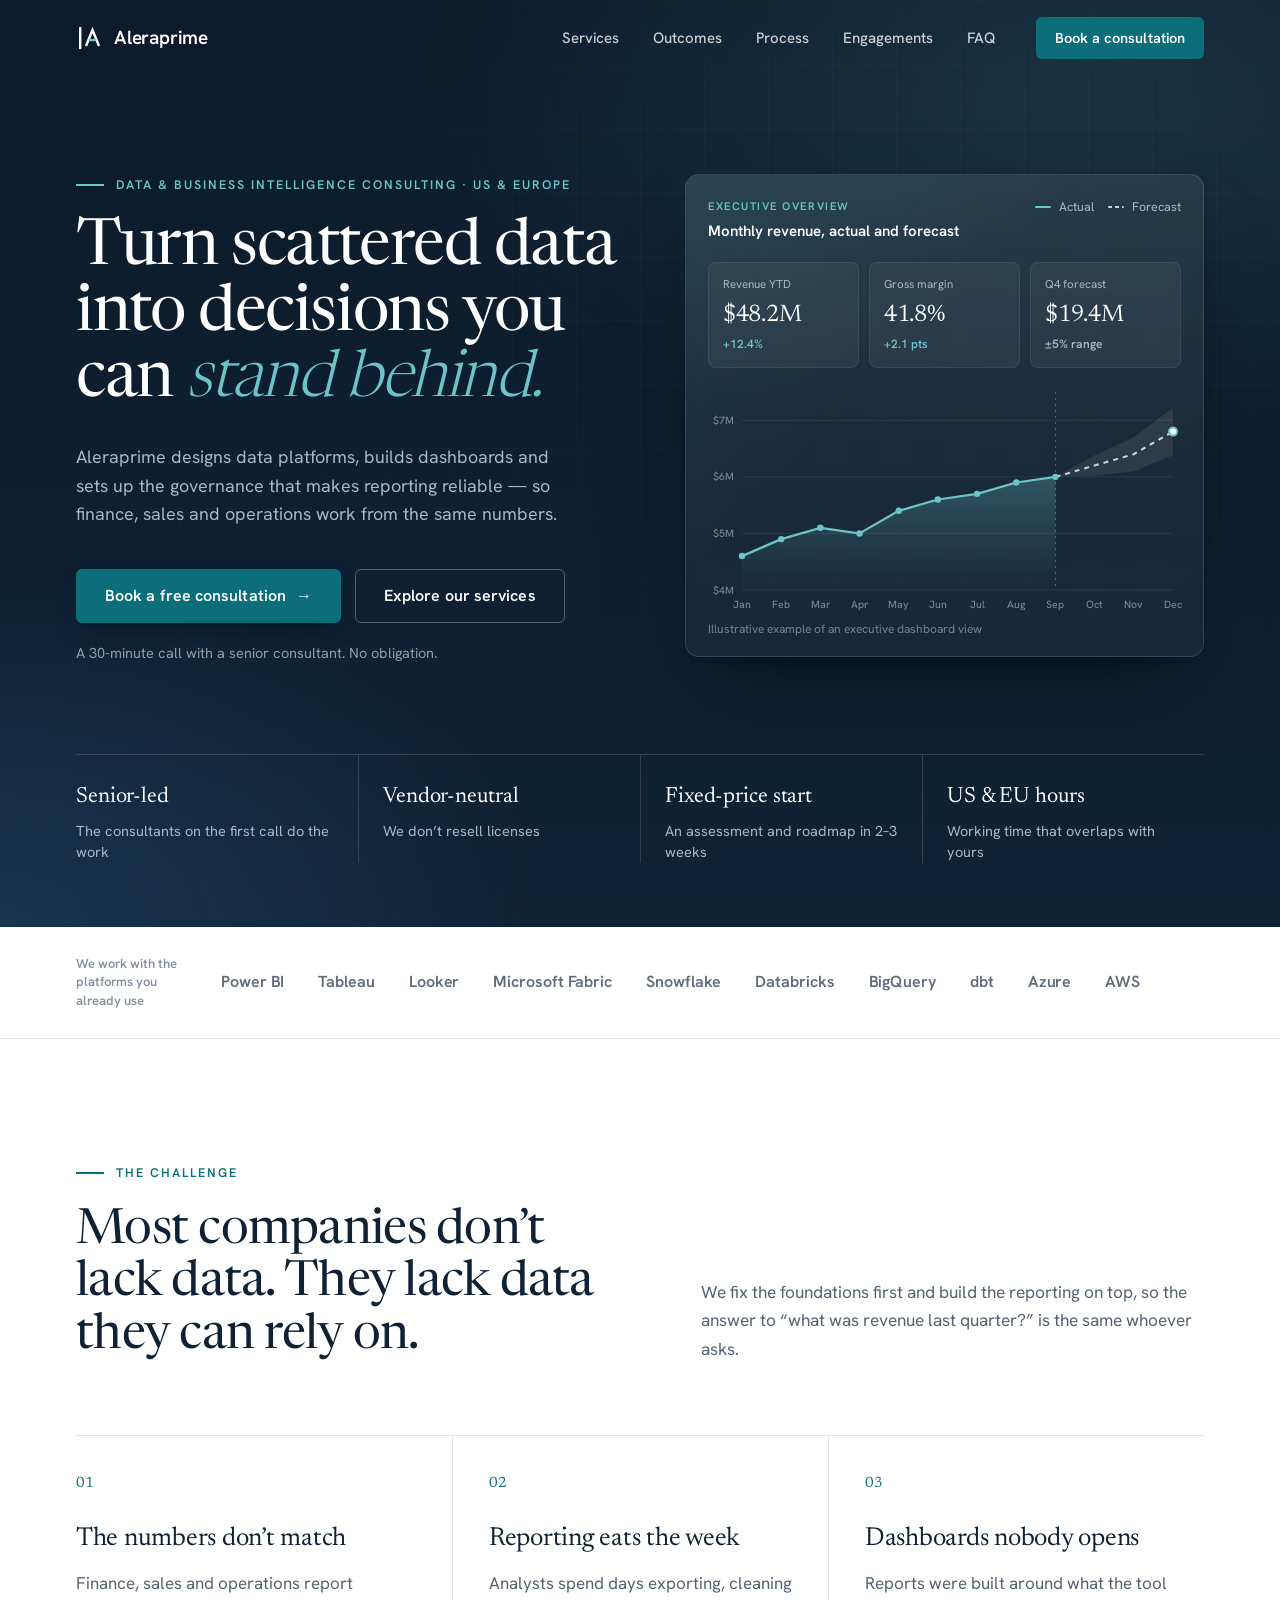
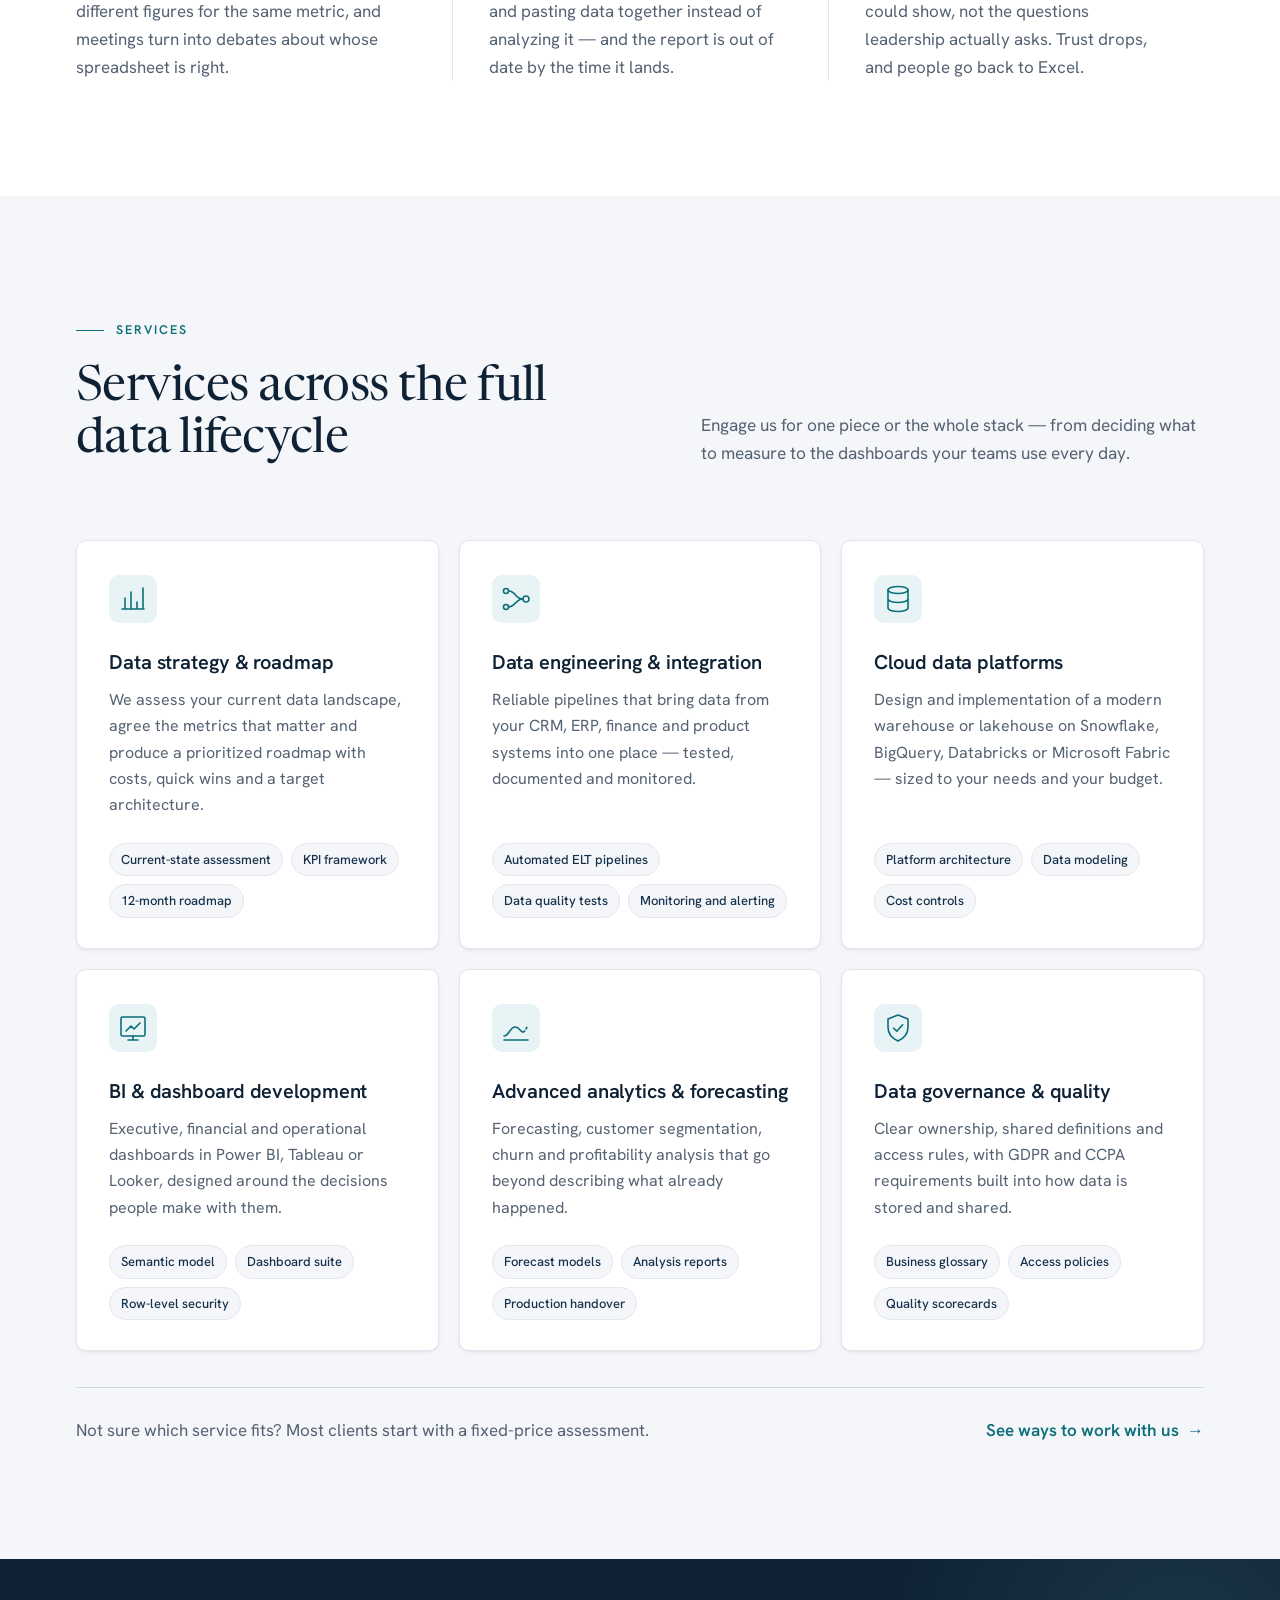
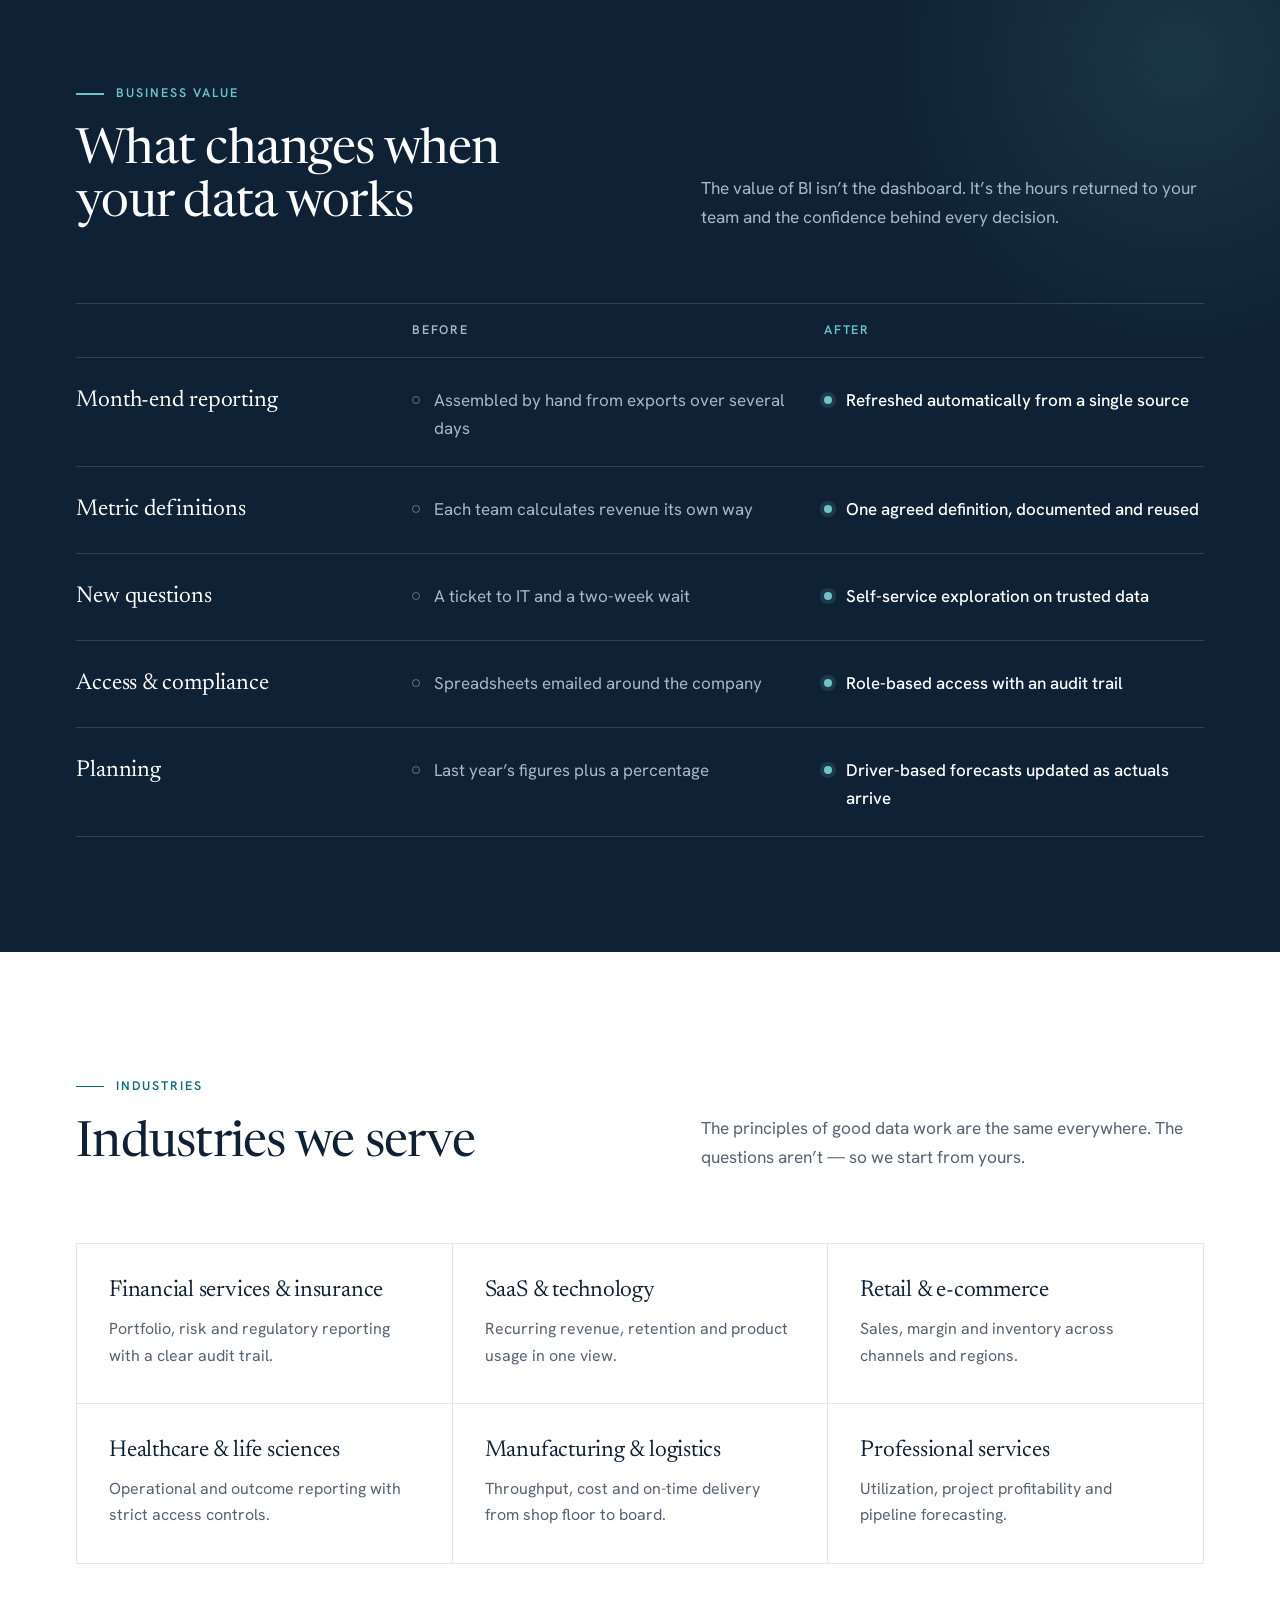
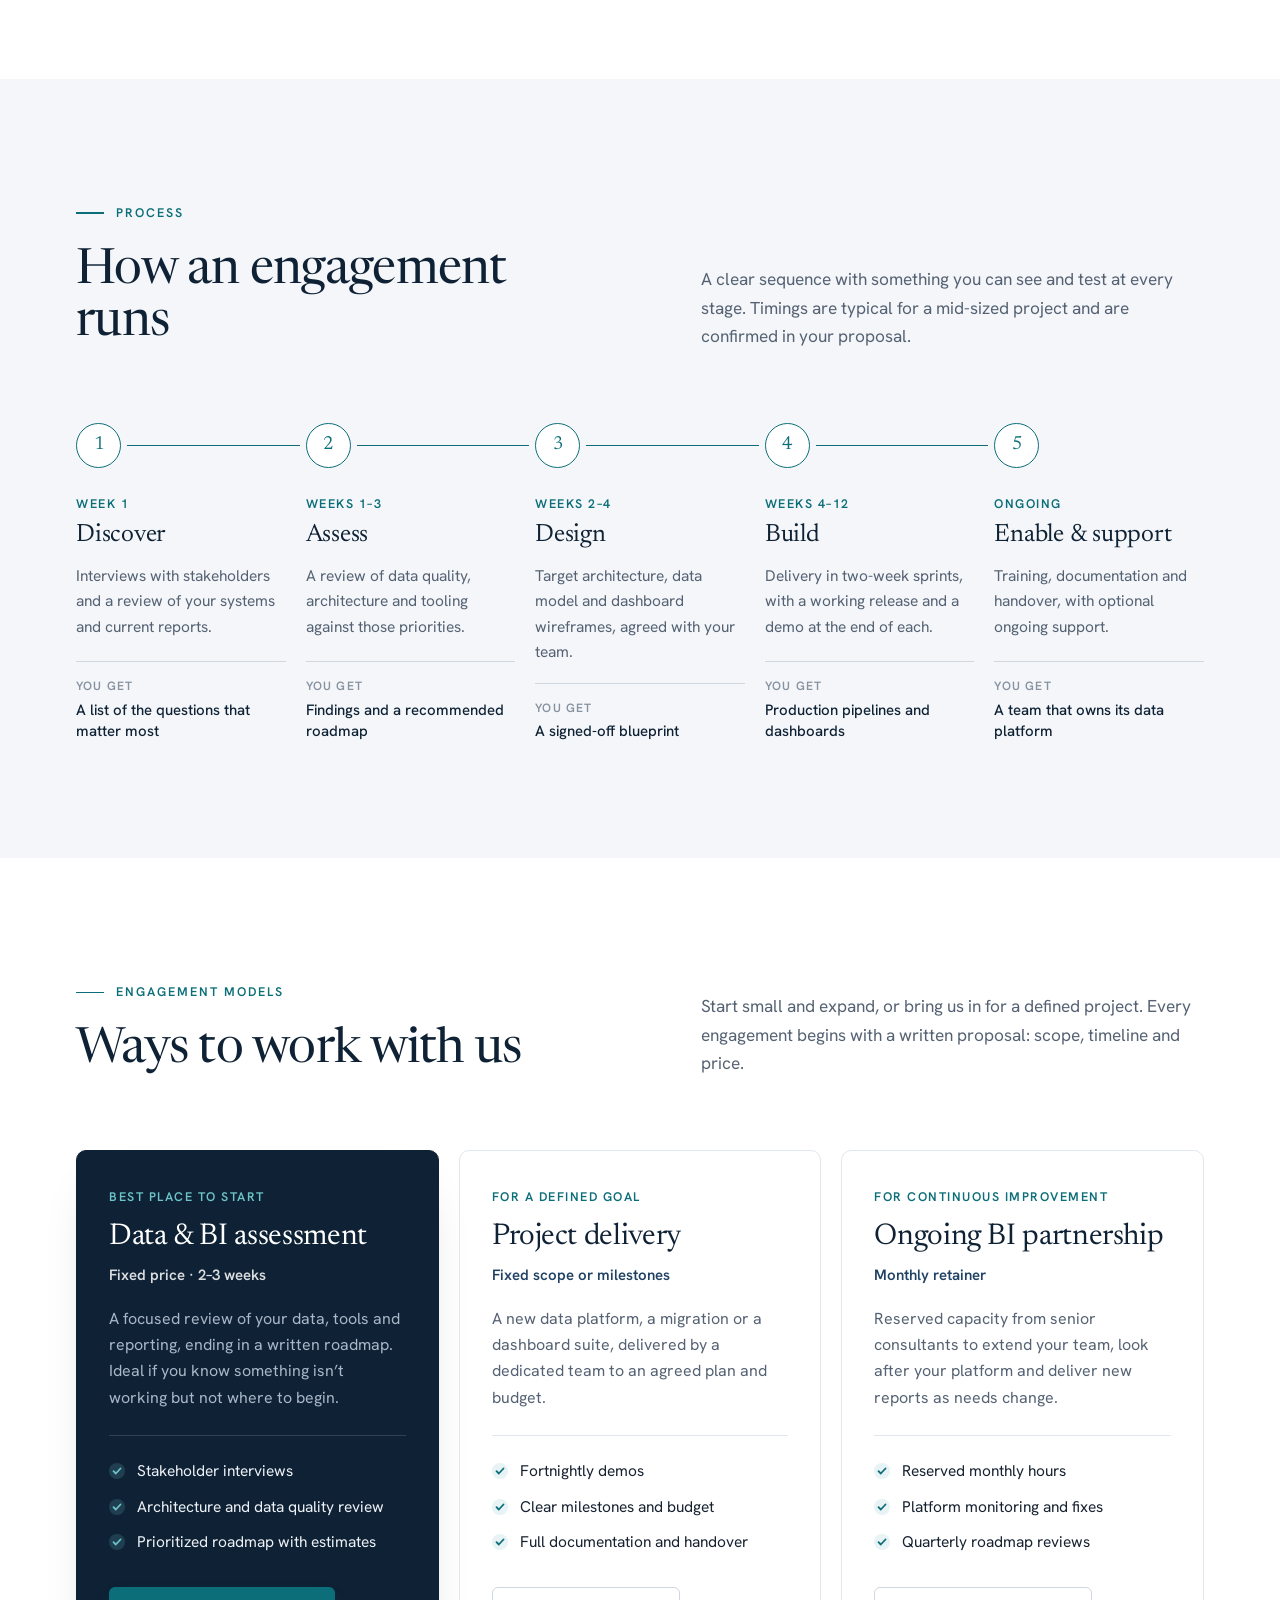
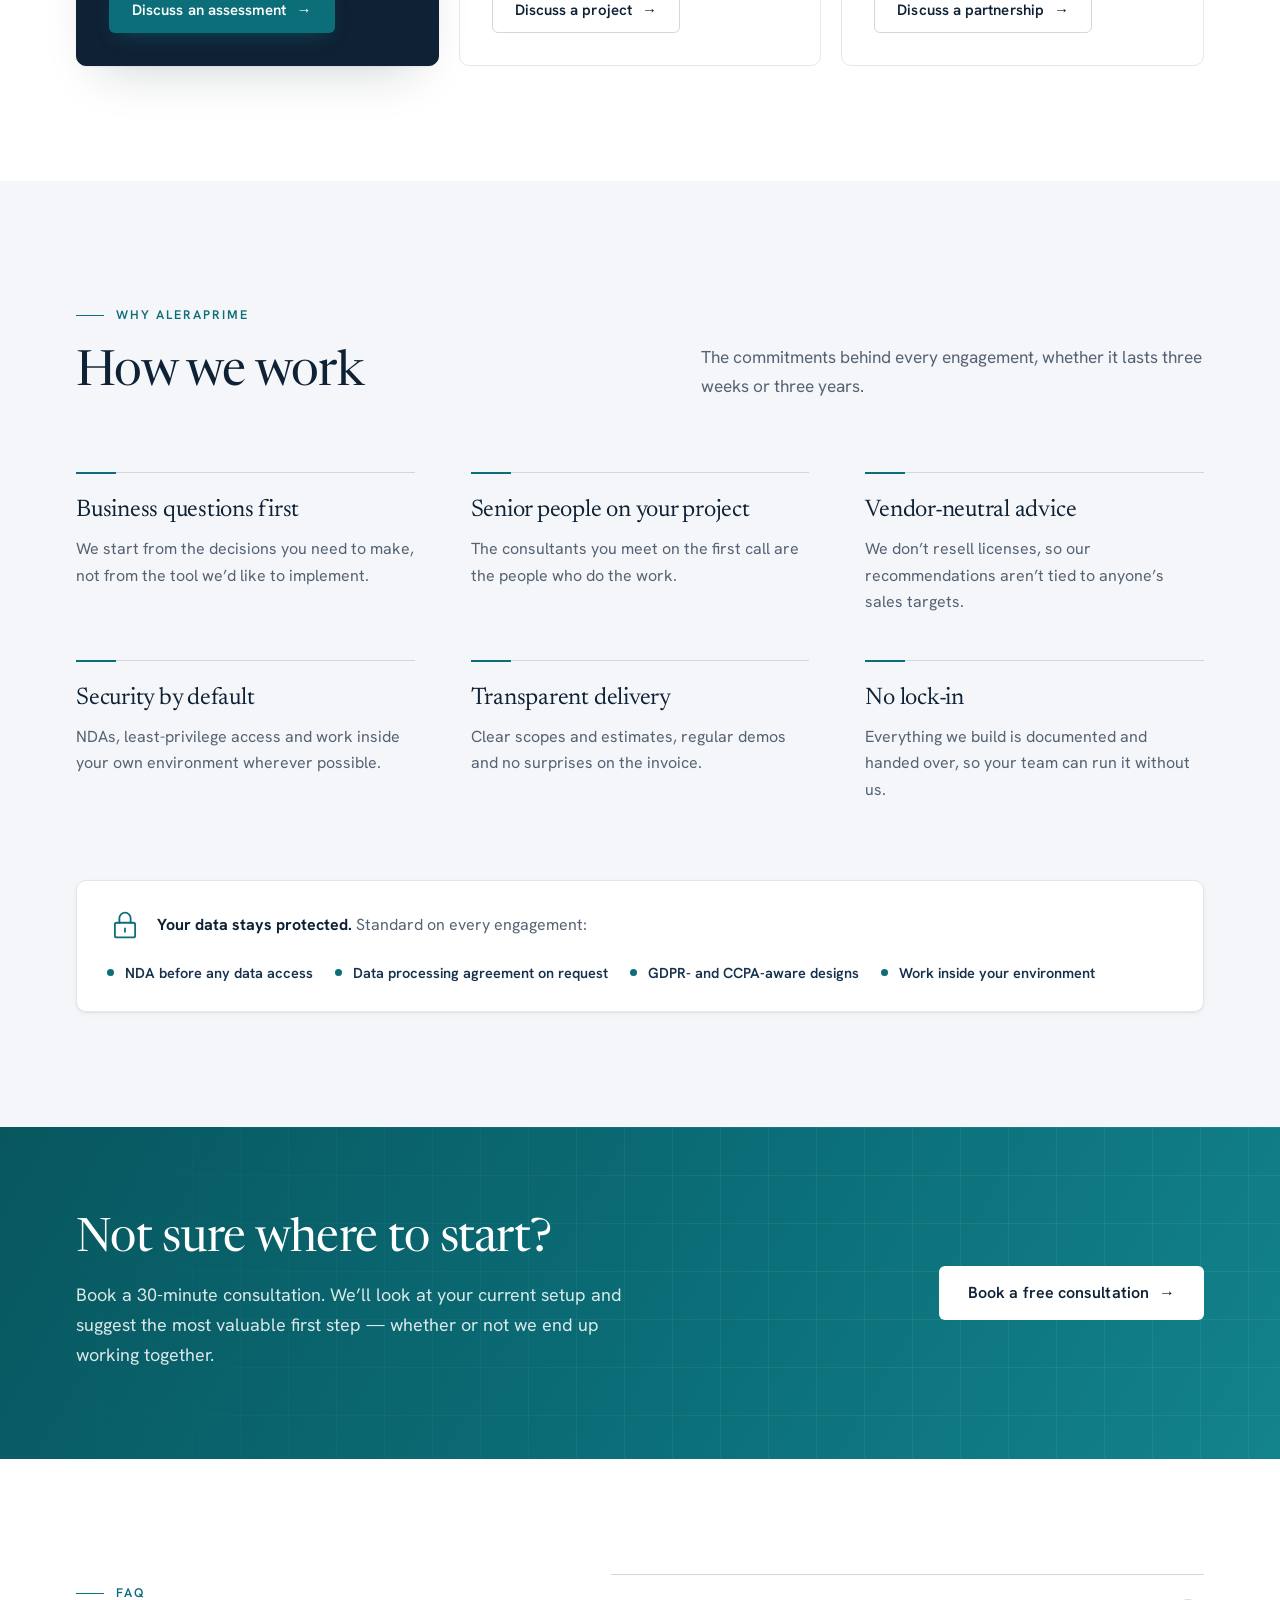
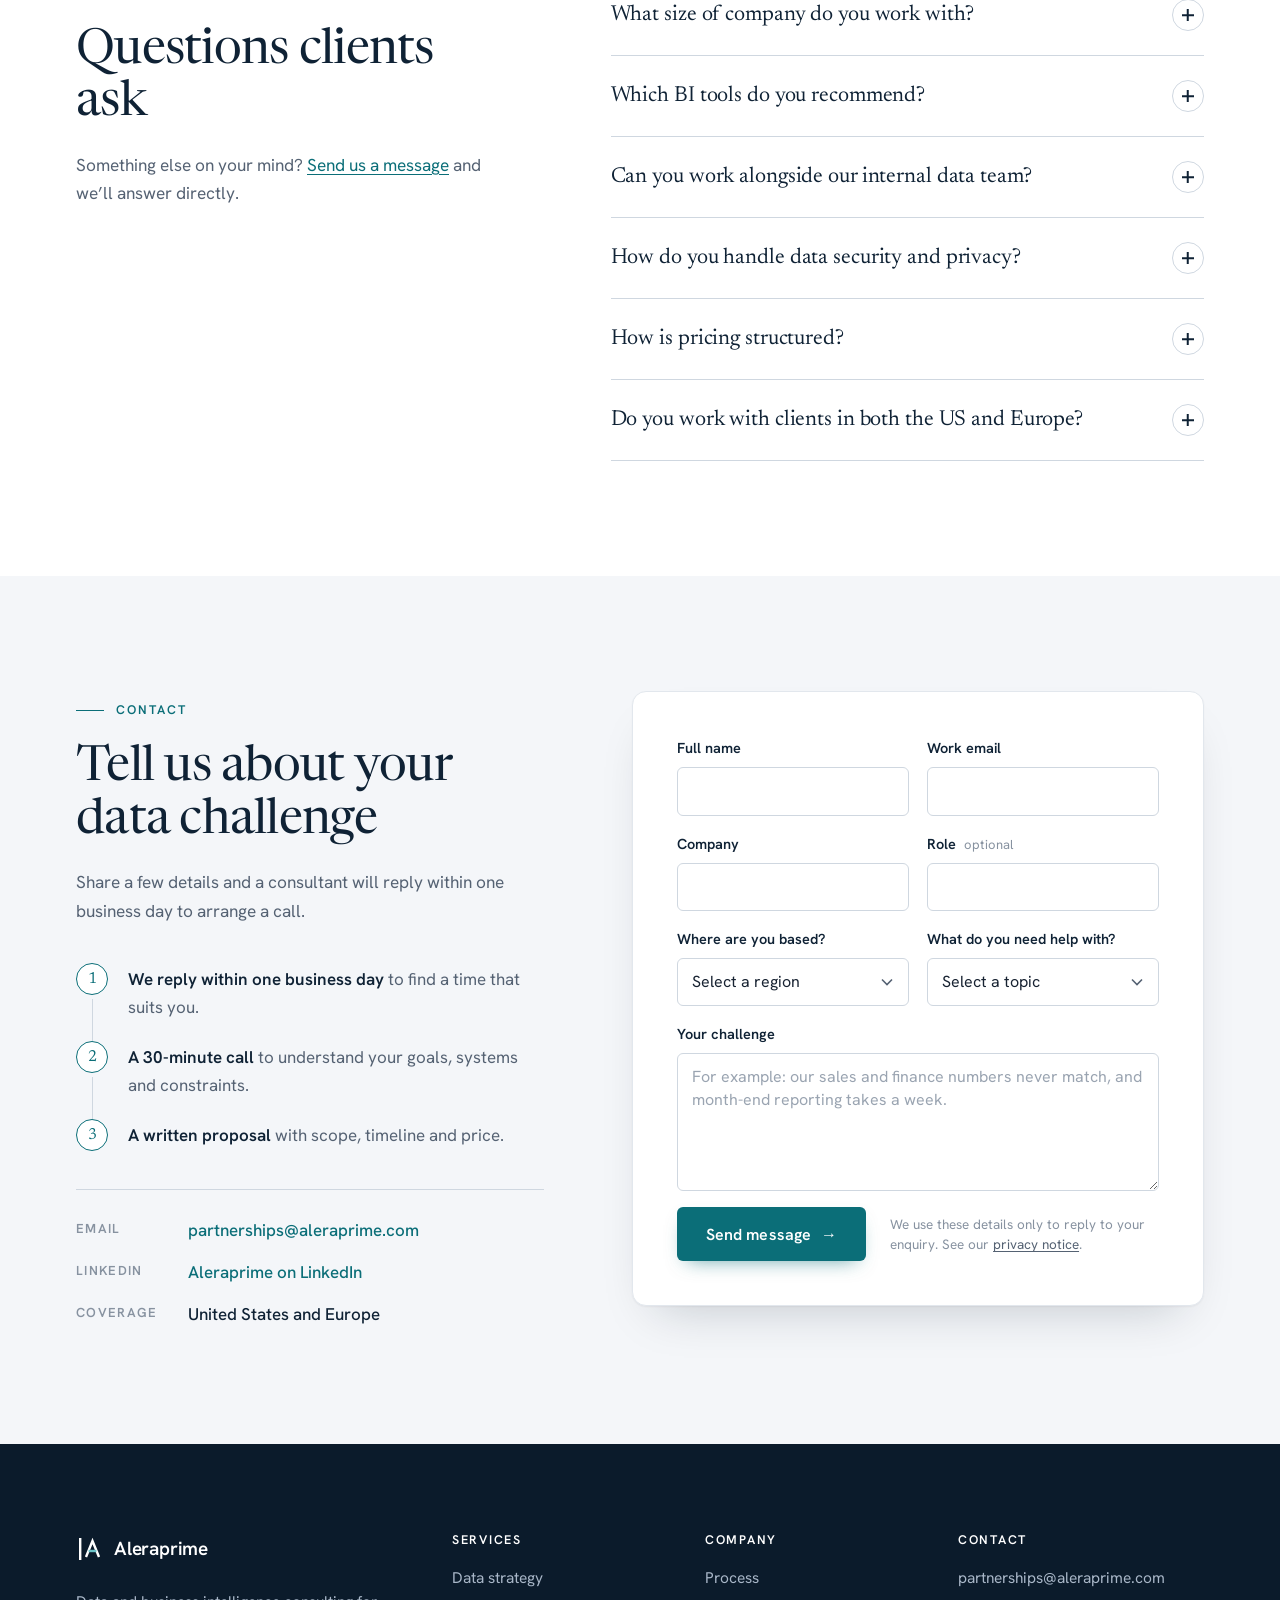
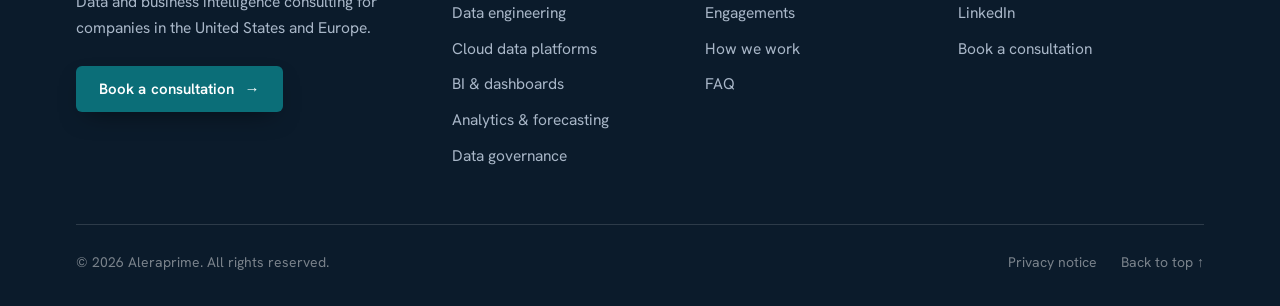
<file: aleraprime-site/index.html>
<!DOCTYPE html>
<html lang="en">
<head>
<meta charset="UTF-8">
<meta name="viewport" content="width=device-width, initial-scale=1">
<title>Aleraprime — Data &amp; Business Intelligence Consulting</title>
<meta name="description" content="Aleraprime is a data and business intelligence consultancy for companies in the United States and Europe. Data strategy, cloud data platforms, Power BI and Tableau dashboards, analytics and data governance.">
<link rel="canonical" href="https://aleraprime.com/">
<meta name="theme-color" content="#0B1B2B">

<meta property="og:type" content="website">
<meta property="og:site_name" content="Aleraprime">
<meta property="og:title" content="Aleraprime — Data &amp; Business Intelligence Consulting">
<meta property="og:description" content="Turn scattered data into decisions you can stand behind. Data strategy, engineering, BI dashboards and governance for companies in the US and Europe.">
<meta property="og:url" content="https://aleraprime.com/">
<meta property="og:image" content="https://aleraprime.com/assets/img/og-image.png">
<meta property="og:image:width" content="1200">
<meta property="og:image:height" content="630">
<meta name="twitter:card" content="summary_large_image">

<link rel="icon" href="/assets/img/favicon.svg" type="image/svg+xml">
<link rel="apple-touch-icon" href="/assets/img/apple-touch-icon.png">
<link rel="preload" href="/assets/fonts/newsreader-latin-opsz-normal.woff2" as="font" type="font/woff2" crossorigin>
<link rel="preload" href="/assets/fonts/hanken-grotesk-latin-wght-normal.woff2" as="font" type="font/woff2" crossorigin>
<link rel="stylesheet" href="/assets/css/styles.css">

<script type="application/ld+json">
{
  "@context": "https://schema.org",
  "@type": "ProfessionalService",
  "name": "Aleraprime",
  "url": "https://aleraprime.com/",
  "logo": "https://aleraprime.com/assets/img/favicon.svg",
  "image": "https://aleraprime.com/assets/img/og-image.png",
  "email": "partnerships@aleraprime.com",
  "description": "Data and business intelligence consultancy: data strategy, data engineering, cloud data platforms, BI dashboards, analytics and data governance.",
  "areaServed": ["United States", "Europe"],
  "sameAs": ["https://www.linkedin.com/company/126293967/"],
  "knowsAbout": ["Business intelligence", "Data engineering", "Data warehousing", "Power BI", "Tableau", "Looker", "Snowflake", "Databricks", "BigQuery", "dbt", "Data governance", "Forecasting"]
}
</script>
<script>document.documentElement.classList.add('js');</script>
</head>
<body>
<a class="skip" href="#main">Skip to content</a>

<header class="header" id="header">
  <div class="wrap header-in">
    <a href="#top" class="brand" aria-label="Aleraprime, back to top">
      <svg class="brand-mark" viewBox="0 0 28 28" aria-hidden="true"><rect x="3" y="3" width="2.4" height="22" fill="currentColor"/><path d="M10 22 L16.5 6 L23 22" fill="none" stroke="currentColor" stroke-width="2.4" stroke-linejoin="miter"/><path class="brand-bar" d="M12.6 16 H20.4" stroke-width="2.4"/></svg>
      <span class="brand-name">Aleraprime</span>
    </a>
    <nav class="nav" id="nav" aria-label="Main">
      <a href="#services">Services</a>
      <a href="#outcomes">Outcomes</a>
      <a href="#process">Process</a>
      <a href="#engagements">Engagements</a>
      <a href="#faq">FAQ</a>
      <a href="#contact" class="btn btn-primary nav-cta">Book a consultation</a>
    </nav>
    <a href="#contact" class="btn btn-primary header-cta">Book a consultation</a>
    <button class="menu-btn" id="menuBtn" type="button" aria-label="Open menu" aria-expanded="false" aria-controls="nav"><span></span><span></span></button>
  </div>
</header>

<main id="main">

<!-- HERO -->
<section class="hero" id="top">
  <div class="hero-grid-bg" aria-hidden="true"></div>
  <div class="wrap hero-grid">
    <div class="hero-copy">
      <p class="kicker kicker-light reveal">Data &amp; business intelligence consulting · US &amp; Europe</p>
      <h1 class="reveal d1">Turn scattered data into decisions you can <em>stand behind.</em></h1>
      <p class="hero-lead reveal d2">Aleraprime designs data platforms, builds dashboards and sets up the governance that makes reporting reliable — so finance, sales and operations work from the same numbers.</p>
      <div class="hero-actions reveal d3">
        <a href="#contact" class="btn btn-accent btn-lg">Book a free consultation <span class="arr" aria-hidden="true">→</span></a>
        <a href="#services" class="btn btn-ghost-light btn-lg">Explore our services</a>
      </div>
      <p class="hero-note reveal d3">A 30-minute call with a senior consultant. No obligation.</p>
    </div>

    <figure class="plate reveal d2" aria-labelledby="plateCap">
      <div class="plate-head">
        <div>
          <span class="plate-eyebrow">Executive overview</span>
          <span class="plate-title">Monthly revenue, actual and forecast</span>
        </div>
        <span class="plate-legend"><i class="lg lg-actual"></i>Actual <i class="lg lg-fc"></i>Forecast</span>
      </div>
      <div class="plate-kpis" aria-hidden="true">
        <div><span class="k">Revenue YTD</span><span class="v">$48.2M</span><span class="d up">+12.4%</span></div>
        <div><span class="k">Gross margin</span><span class="v">41.8%</span><span class="d up">+2.1 pts</span></div>
        <div><span class="k">Q4 forecast</span><span class="v">$19.4M</span><span class="d">±5% range</span></div>
      </div>
      <div class="plate-chart" id="heroChart" role="img" aria-label="Illustrative chart: scattered data points resolve into a monthly revenue trend with a forecast band for the final quarter."></div>
      <figcaption id="plateCap" class="plate-cap">Illustrative example of an executive dashboard view</figcaption>
    </figure>
  </div>

  <div class="wrap">
    <ul class="hero-facts reveal d3">
      <li><strong>Senior-led</strong><span>The consultants on the first call do the work</span></li>
      <li><strong>Vendor-neutral</strong><span>We don’t resell licenses</span></li>
      <li><strong>Fixed-price start</strong><span>An assessment and roadmap in 2–3 weeks</span></li>
      <li><strong>US &amp; EU hours</strong><span>Working time that overlaps with yours</span></li>
    </ul>
  </div>
</section>

<!-- PLATFORMS -->
<section class="platforms" aria-labelledby="platformsLbl">
  <div class="wrap platforms-in">
    <p id="platformsLbl" class="platforms-lbl">We work with the platforms you already use</p>
    <ul class="platforms-list">
      <li>Power BI</li><li>Tableau</li><li>Looker</li><li>Microsoft Fabric</li><li>Snowflake</li><li>Databricks</li><li>BigQuery</li><li>dbt</li><li>Azure</li><li>AWS</li>
    </ul>
  </div>
</section>

<!-- PROBLEM -->
<section class="section" id="problem">
  <div class="wrap">
    <div class="split-head">
      <div>
        <p class="kicker reveal">The challenge</p>
        <h2 class="reveal d1">Most companies don’t lack data. They lack data they can rely on.</h2>
      </div>
      <p class="intro reveal d2">We fix the foundations first and build the reporting on top, so the answer to “what was revenue last quarter?” is the same whoever asks.</p>
    </div>
    <div class="symptoms">
      <div class="symptom reveal">
        <span class="symptom-n">01</span>
        <h3>The numbers don’t match</h3>
        <p>Finance, sales and operations report different figures for the same metric, and meetings turn into debates about whose spreadsheet is right.</p>
      </div>
      <div class="symptom reveal d1">
        <span class="symptom-n">02</span>
        <h3>Reporting eats the week</h3>
        <p>Analysts spend days exporting, cleaning and pasting data together instead of analyzing it — and the report is out of date by the time it lands.</p>
      </div>
      <div class="symptom reveal d2">
        <span class="symptom-n">03</span>
        <h3>Dashboards nobody opens</h3>
        <p>Reports were built around what the tool could show, not the questions leadership actually asks. Trust drops, and people go back to Excel.</p>
      </div>
    </div>
  </div>
</section>

<!-- SERVICES -->
<section class="section section-mist" id="services">
  <div class="wrap">
    <div class="split-head">
      <div>
        <p class="kicker reveal">Services</p>
        <h2 class="reveal d1">Services across the full data lifecycle</h2>
      </div>
      <p class="intro reveal d2">Engage us for one piece or the whole stack — from deciding what to measure to the dashboards your teams use every day.</p>
    </div>

    <div class="services">
      <article class="service reveal">
        <svg class="ic" viewBox="0 0 32 32" aria-hidden="true"><path d="M5 26h22M8 26V15M14 26V9M20 26v-7M26 26V5"/></svg>
        <h3>Data strategy &amp; roadmap</h3>
        <p>We assess your current data landscape, agree the metrics that matter and produce a prioritized roadmap with costs, quick wins and a target architecture.</p>
        <ul class="deliv"><li>Current-state assessment</li><li>KPI framework</li><li>12-month roadmap</li></ul>
      </article>
      <article class="service reveal d1">
        <svg class="ic" viewBox="0 0 32 32" aria-hidden="true"><circle cx="6" cy="8" r="2.5"/><circle cx="6" cy="24" r="2.5"/><circle cx="26" cy="16" r="3"/><path d="M8.5 8C16 8 15 16 23 16M8.5 24C16 24 15 16 23 16"/></svg>
        <h3>Data engineering &amp; integration</h3>
        <p>Reliable pipelines that bring data from your CRM, ERP, finance and product systems into one place — tested, documented and monitored.</p>
        <ul class="deliv"><li>Automated ELT pipelines</li><li>Data quality tests</li><li>Monitoring and alerting</li></ul>
      </article>
      <article class="service reveal d2">
        <svg class="ic" viewBox="0 0 32 32" aria-hidden="true"><ellipse cx="16" cy="7" rx="10" ry="3.5"/><path d="M6 7v18c0 1.9 4.5 3.5 10 3.5s10-1.6 10-3.5V7M6 16c0 1.9 4.5 3.5 10 3.5s10-1.6 10-3.5"/></svg>
        <h3>Cloud data platforms</h3>
        <p>Design and implementation of a modern warehouse or lakehouse on Snowflake, BigQuery, Databricks or Microsoft Fabric — sized to your needs and your budget.</p>
        <ul class="deliv"><li>Platform architecture</li><li>Data modeling</li><li>Cost controls</li></ul>
      </article>
      <article class="service reveal">
        <svg class="ic" viewBox="0 0 32 32" aria-hidden="true"><rect x="4" y="5" width="24" height="19" rx="1.5"/><path d="M11 28h10M16 24v4M9 19l5-5 3 3 6-6"/></svg>
        <h3>BI &amp; dashboard development</h3>
        <p>Executive, financial and operational dashboards in Power BI, Tableau or Looker, designed around the decisions people make with them.</p>
        <ul class="deliv"><li>Semantic model</li><li>Dashboard suite</li><li>Row-level security</li></ul>
      </article>
      <article class="service reveal d1">
        <svg class="ic" viewBox="0 0 32 32" aria-hidden="true"><path d="M4 24c5 0 6-9 11-9s5 5 8 5" /><path d="M23 20c2 0 3-3 5-7" stroke-dasharray="2 2.5"/><path d="M4 28h24"/></svg>
        <h3>Advanced analytics &amp; forecasting</h3>
        <p>Forecasting, customer segmentation, churn and profitability analysis that go beyond describing what already happened.</p>
        <ul class="deliv"><li>Forecast models</li><li>Analysis reports</li><li>Production handover</li></ul>
      </article>
      <article class="service reveal d2">
        <svg class="ic" viewBox="0 0 32 32" aria-hidden="true"><path d="M16 3l10 4v8c0 7-4.5 11.5-10 14C10.5 26.5 6 22 6 15V7z"/><path d="M11.5 16l3.2 3.2 6-6.4"/></svg>
        <h3>Data governance &amp; quality</h3>
        <p>Clear ownership, shared definitions and access rules, with GDPR and CCPA requirements built into how data is stored and shared.</p>
        <ul class="deliv"><li>Business glossary</li><li>Access policies</li><li>Quality scorecards</li></ul>
      </article>
    </div>

    <div class="services-foot reveal">
      <p>Not sure which service fits? Most clients start with a fixed-price assessment.</p>
      <a href="#engagements" class="textlink">See ways to work with us <span class="arr" aria-hidden="true">→</span></a>
    </div>
  </div>
</section>

<!-- OUTCOMES -->
<section class="section section-ink" id="outcomes">
  <div class="wrap">
    <div class="split-head">
      <div>
        <p class="kicker kicker-light reveal">Business value</p>
        <h2 class="reveal d1">What changes when your data works</h2>
      </div>
      <p class="intro reveal d2">The value of BI isn’t the dashboard. It’s the hours returned to your team and the confidence behind every decision.</p>
    </div>

    <div class="ba reveal" role="table" aria-label="Before and after working with Aleraprime">
      <div class="ba-row ba-headrow" role="row">
        <span role="columnheader" class="ba-topic-h"><span class="sr-only">Area</span></span>
        <span role="columnheader">Before</span>
        <span role="columnheader" class="ba-after-h">After</span>
      </div>
      <div class="ba-row" role="row">
        <span role="rowheader" class="ba-topic">Month-end reporting</span>
        <span role="cell" class="ba-before"><span class="ba-lbl" aria-hidden="true">Before</span>Assembled by hand from exports over several days</span>
        <span role="cell" class="ba-after"><span class="ba-lbl" aria-hidden="true">After</span>Refreshed automatically from a single source</span>
      </div>
      <div class="ba-row" role="row">
        <span role="rowheader" class="ba-topic">Metric definitions</span>
        <span role="cell" class="ba-before"><span class="ba-lbl" aria-hidden="true">Before</span>Each team calculates revenue its own way</span>
        <span role="cell" class="ba-after"><span class="ba-lbl" aria-hidden="true">After</span>One agreed definition, documented and reused</span>
      </div>
      <div class="ba-row" role="row">
        <span role="rowheader" class="ba-topic">New questions</span>
        <span role="cell" class="ba-before"><span class="ba-lbl" aria-hidden="true">Before</span>A ticket to IT and a two-week wait</span>
        <span role="cell" class="ba-after"><span class="ba-lbl" aria-hidden="true">After</span>Self-service exploration on trusted data</span>
      </div>
      <div class="ba-row" role="row">
        <span role="rowheader" class="ba-topic">Access &amp; compliance</span>
        <span role="cell" class="ba-before"><span class="ba-lbl" aria-hidden="true">Before</span>Spreadsheets emailed around the company</span>
        <span role="cell" class="ba-after"><span class="ba-lbl" aria-hidden="true">After</span>Role-based access with an audit trail</span>
      </div>
      <div class="ba-row" role="row">
        <span role="rowheader" class="ba-topic">Planning</span>
        <span role="cell" class="ba-before"><span class="ba-lbl" aria-hidden="true">Before</span>Last year’s figures plus a percentage</span>
        <span role="cell" class="ba-after"><span class="ba-lbl" aria-hidden="true">After</span>Driver-based forecasts updated as actuals arrive</span>
      </div>
    </div>
  </div>
</section>

<!-- INDUSTRIES -->
<section class="section" id="industries">
  <div class="wrap">
    <div class="split-head">
      <div>
        <p class="kicker reveal">Industries</p>
        <h2 class="reveal d1">Industries we serve</h2>
      </div>
      <p class="intro reveal d2">The principles of good data work are the same everywhere. The questions aren’t — so we start from yours.</p>
    </div>
    <div class="industries">
      <div class="industry reveal"><h3>Financial services &amp; insurance</h3><p>Portfolio, risk and regulatory reporting with a clear audit trail.</p></div>
      <div class="industry reveal d1"><h3>SaaS &amp; technology</h3><p>Recurring revenue, retention and product usage in one view.</p></div>
      <div class="industry reveal d2"><h3>Retail &amp; e-commerce</h3><p>Sales, margin and inventory across channels and regions.</p></div>
      <div class="industry reveal"><h3>Healthcare &amp; life sciences</h3><p>Operational and outcome reporting with strict access controls.</p></div>
      <div class="industry reveal d1"><h3>Manufacturing &amp; logistics</h3><p>Throughput, cost and on-time delivery from shop floor to board.</p></div>
      <div class="industry reveal d2"><h3>Professional services</h3><p>Utilization, project profitability and pipeline forecasting.</p></div>
    </div>
  </div>
</section>

<!-- PROCESS -->
<section class="section section-mist" id="process">
  <div class="wrap">
    <div class="split-head">
      <div>
        <p class="kicker reveal">Process</p>
        <h2 class="reveal d1">How an engagement runs</h2>
      </div>
      <p class="intro reveal d2">A clear sequence with something you can see and test at every stage. Timings are typical for a mid-sized project and are confirmed in your proposal.</p>
    </div>
    <ol class="steps" id="steps">
      <li class="step reveal">
        <span class="step-n">1</span>
        <p class="step-when">Week 1</p>
        <h3>Discover</h3>
        <p>Interviews with stakeholders and a review of your systems and current reports.</p>
        <p class="step-out"><span>You get</span>A list of the questions that matter most</p>
      </li>
      <li class="step reveal d1">
        <span class="step-n">2</span>
        <p class="step-when">Weeks 1–3</p>
        <h3>Assess</h3>
        <p>A review of data quality, architecture and tooling against those priorities.</p>
        <p class="step-out"><span>You get</span>Findings and a recommended roadmap</p>
      </li>
      <li class="step reveal d2">
        <span class="step-n">3</span>
        <p class="step-when">Weeks 2–4</p>
        <h3>Design</h3>
        <p>Target architecture, data model and dashboard wireframes, agreed with your team.</p>
        <p class="step-out"><span>You get</span>A signed-off blueprint</p>
      </li>
      <li class="step reveal d3">
        <span class="step-n">4</span>
        <p class="step-when">Weeks 4–12</p>
        <h3>Build</h3>
        <p>Delivery in two-week sprints, with a working release and a demo at the end of each.</p>
        <p class="step-out"><span>You get</span>Production pipelines and dashboards</p>
      </li>
      <li class="step reveal d4">
        <span class="step-n">5</span>
        <p class="step-when">Ongoing</p>
        <h3>Enable &amp; support</h3>
        <p>Training, documentation and handover, with optional ongoing support.</p>
        <p class="step-out"><span>You get</span>A team that owns its data platform</p>
      </li>
    </ol>
  </div>
</section>

<!-- ENGAGEMENTS -->
<section class="section" id="engagements">
  <div class="wrap">
    <div class="split-head">
      <div>
        <p class="kicker reveal">Engagement models</p>
        <h2 class="reveal d1">Ways to work with us</h2>
      </div>
      <p class="intro reveal d2">Start small and expand, or bring us in for a defined project. Every engagement begins with a written proposal: scope, timeline and price.</p>
    </div>
    <div class="models">
      <article class="model model-start reveal">
        <p class="model-tag">Best place to start</p>
        <h3>Data &amp; BI assessment</h3>
        <p class="model-term">Fixed price · 2–3 weeks</p>
        <p>A focused review of your data, tools and reporting, ending in a written roadmap. Ideal if you know something isn’t working but not where to begin.</p>
        <ul class="checks"><li>Stakeholder interviews</li><li>Architecture and data quality review</li><li>Prioritized roadmap with estimates</li></ul>
        <a href="#contact" class="btn btn-accent" data-interest="Data &amp; BI assessment">Discuss an assessment <span class="arr" aria-hidden="true">→</span></a>
      </article>
      <article class="model reveal d1">
        <p class="model-tag">For a defined goal</p>
        <h3>Project delivery</h3>
        <p class="model-term">Fixed scope or milestones</p>
        <p>A new data platform, a migration or a dashboard suite, delivered by a dedicated team to an agreed plan and budget.</p>
        <ul class="checks"><li>Fortnightly demos</li><li>Clear milestones and budget</li><li>Full documentation and handover</li></ul>
        <a href="#contact" class="btn btn-outline" data-interest="Project delivery">Discuss a project <span class="arr" aria-hidden="true">→</span></a>
      </article>
      <article class="model reveal d2">
        <p class="model-tag">For continuous improvement</p>
        <h3>Ongoing BI partnership</h3>
        <p class="model-term">Monthly retainer</p>
        <p>Reserved capacity from senior consultants to extend your team, look after your platform and deliver new reports as needs change.</p>
        <ul class="checks"><li>Reserved monthly hours</li><li>Platform monitoring and fixes</li><li>Quarterly roadmap reviews</li></ul>
        <a href="#contact" class="btn btn-outline" data-interest="Ongoing BI partnership">Discuss a partnership <span class="arr" aria-hidden="true">→</span></a>
      </article>
    </div>
  </div>
</section>

<!-- PRINCIPLES -->
<section class="section section-mist" id="why">
  <div class="wrap">
    <div class="split-head">
      <div>
        <p class="kicker reveal">Why Aleraprime</p>
        <h2 class="reveal d1">How we work</h2>
      </div>
      <p class="intro reveal d2">The commitments behind every engagement, whether it lasts three weeks or three years.</p>
    </div>
    <div class="principles">
      <div class="principle reveal"><h3>Business questions first</h3><p>We start from the decisions you need to make, not from the tool we’d like to implement.</p></div>
      <div class="principle reveal d1"><h3>Senior people on your project</h3><p>The consultants you meet on the first call are the people who do the work.</p></div>
      <div class="principle reveal d2"><h3>Vendor-neutral advice</h3><p>We don’t resell licenses, so our recommendations aren’t tied to anyone’s sales targets.</p></div>
      <div class="principle reveal"><h3>Security by default</h3><p>NDAs, least-privilege access and work inside your own environment wherever possible.</p></div>
      <div class="principle reveal d1"><h3>Transparent delivery</h3><p>Clear scopes and estimates, regular demos and no surprises on the invoice.</p></div>
      <div class="principle reveal d2"><h3>No lock-in</h3><p>Everything we build is documented and handed over, so your team can run it without us.</p></div>
    </div>

    <div class="assurance reveal" aria-label="Security and compliance commitments">
      <div class="assurance-head">
        <svg class="ic" viewBox="0 0 32 32" aria-hidden="true"><rect x="7" y="14" width="18" height="13" rx="1.5"/><path d="M11 14v-4a5 5 0 0 1 10 0v4M16 19v3"/></svg>
        <p><strong>Your data stays protected.</strong> Standard on every engagement:</p>
      </div>
      <ul class="assurance-list">
        <li>NDA before any data access</li>
        <li>Data processing agreement on request</li>
        <li>GDPR- and CCPA-aware designs</li>
        <li>Work inside your environment</li>
      </ul>
    </div>
  </div>
</section>

<!-- CTA BAND -->
<section class="cta-band" aria-labelledby="ctaTitle">
  <div class="wrap cta-in">
    <div>
      <h2 id="ctaTitle" class="reveal">Not sure where to start?</h2>
      <p class="reveal d1">Book a 30-minute consultation. We’ll look at your current setup and suggest the most valuable first step — whether or not we end up working together.</p>
    </div>
    <a href="#contact" class="btn btn-light btn-lg reveal d2">Book a free consultation <span class="arr" aria-hidden="true">→</span></a>
  </div>
</section>

<!-- FAQ -->
<section class="section" id="faq">
  <div class="wrap faq-grid">
    <div class="faq-side">
      <p class="kicker reveal">FAQ</p>
      <h2 class="reveal d1">Questions clients ask</h2>
      <p class="intro reveal d2">Something else on your mind? <a class="inline-link" href="#contact">Send us a message</a> and we’ll answer directly.</p>
    </div>
    <div class="faq reveal">
      <details class="faq-item">
        <summary><span>What size of company do you work with?</span><i aria-hidden="true"></i></summary>
        <div class="faq-a"><p>Mostly growing and mid-sized companies that have outgrown spreadsheets or a first BI setup, and individual departments within larger organizations that need focused help.</p></div>
      </details>
      <details class="faq-item">
        <summary><span>Which BI tools do you recommend?</span><i aria-hidden="true"></i></summary>
        <div class="faq-a"><p>The one that fits your team, budget and existing systems. We work with Power BI, Tableau, Looker and the major cloud platforms, and we don’t resell licenses, so our advice stays neutral. If your current tools can do the job, we’ll say so.</p></div>
      </details>
      <details class="faq-item">
        <summary><span>Can you work alongside our internal data team?</span><i aria-hidden="true"></i></summary>
        <div class="faq-a"><p>Yes. Many engagements are a mix: we take on the architecture or the heavy lifting, your team works with us throughout, and we finish with training and documentation so they own the result.</p></div>
      </details>
      <details class="faq-item">
        <summary><span>How do you handle data security and privacy?</span><i aria-hidden="true"></i></summary>
        <div class="faq-a"><p>We sign an NDA before seeing any data, work with least-privilege access and inside your environment wherever possible, and sign a data processing agreement where required. Our designs account for GDPR and CCPA from the start.</p></div>
      </details>
      <details class="faq-item">
        <summary><span>How is pricing structured?</span><i aria-hidden="true"></i></summary>
        <div class="faq-a"><p>Assessments are fixed price. Projects are priced by fixed scope or milestone, and ongoing support is a monthly retainer. After a first call you receive a written proposal with scope, timeline and cost.</p></div>
      </details>
      <details class="faq-item">
        <summary><span>Do you work with clients in both the US and Europe?</span><i aria-hidden="true"></i></summary>
        <div class="faq-a"><p>Yes. We run engagements remotely with on-site workshops when they add value, and schedule our working hours to overlap with your team, whether you’re in New York, Chicago, London or Berlin.</p></div>
      </details>
    </div>
  </div>
</section>

<!-- CONTACT -->
<section class="section section-mist" id="contact">
  <div class="wrap contact-grid">
    <div class="contact-side">
      <p class="kicker reveal">Contact</p>
      <h2 class="reveal d1">Tell us about your data challenge</h2>
      <p class="intro reveal d2">Share a few details and a consultant will reply within one business day to arrange a call.</p>

      <ol class="next reveal d2">
        <li><strong>We reply within one business day</strong> to find a time that suits you.</li>
        <li><strong>A 30-minute call</strong> to understand your goals, systems and constraints.</li>
        <li><strong>A written proposal</strong> with scope, timeline and price.</li>
      </ol>

      <dl class="contact-points reveal d3">
        <div><dt>Email</dt><dd><a href="mailto:partnerships@aleraprime.com">partnerships@aleraprime.com</a></dd></div>
        <div><dt>LinkedIn</dt><dd><a href="https://www.linkedin.com/company/126293967/" target="_blank" rel="noopener">Aleraprime on LinkedIn</a></dd></div>
        <div><dt>Coverage</dt><dd>United States and Europe</dd></div>
      </dl>
    </div>

    <div class="form-card reveal d1">
      <div class="form-status" id="formStatus" role="status" aria-live="polite" tabindex="-1" hidden></div>
      <form id="contactForm" action="https://formspree.io/f/xredwboz" method="POST" novalidate>
        <div class="frow">
          <div class="fg">
            <label for="f-name">Full name</label>
            <input id="f-name" name="name" type="text" autocomplete="name" required aria-describedby="e-name">
            <p class="ferr" id="e-name"></p>
          </div>
          <div class="fg">
            <label for="f-email">Work email</label>
            <input id="f-email" name="email" type="email" autocomplete="email" required aria-describedby="e-email">
            <p class="ferr" id="e-email"></p>
          </div>
        </div>
        <div class="frow">
          <div class="fg">
            <label for="f-company">Company</label>
            <input id="f-company" name="company" type="text" autocomplete="organization" required aria-describedby="e-company">
            <p class="ferr" id="e-company"></p>
          </div>
          <div class="fg">
            <label for="f-role">Role <span class="opt">optional</span></label>
            <input id="f-role" name="role" type="text" autocomplete="organization-title">
          </div>
        </div>
        <div class="frow">
          <div class="fg">
            <label for="f-region">Where are you based?</label>
            <select id="f-region" name="region">
              <option value="">Select a region</option>
              <option>United States</option>
              <option>Europe</option>
              <option>Elsewhere</option>
            </select>
          </div>
          <div class="fg">
            <label for="f-interest">What do you need help with?</label>
            <select id="f-interest" name="interest">
              <option value="">Select a topic</option>
              <option>Data &amp; BI assessment</option>
              <option>Data strategy &amp; roadmap</option>
              <option>Data engineering &amp; integration</option>
              <option>Cloud data platform</option>
              <option>BI &amp; dashboards</option>
              <option>Analytics &amp; forecasting</option>
              <option>Data governance &amp; quality</option>
              <option>Project delivery</option>
              <option>Ongoing BI partnership</option>
              <option>Not sure yet</option>
            </select>
          </div>
        </div>
        <div class="fg">
          <label for="f-message">Your challenge</label>
          <textarea id="f-message" name="message" rows="5" required aria-describedby="e-message" placeholder="For example: our sales and finance numbers never match, and month-end reporting takes a week."></textarea>
          <p class="ferr" id="e-message"></p>
        </div>
        <input type="hidden" name="_subject" value="New enquiry from aleraprime.com">
        <div class="hp" aria-hidden="true"><label for="f-gotcha">Leave this field empty</label><input id="f-gotcha" type="text" name="_gotcha" tabindex="-1" autocomplete="off"></div>
        <div class="form-foot">
          <button type="submit" class="btn btn-accent btn-lg" id="submitBtn">Send message <span class="arr" aria-hidden="true">→</span></button>
          <p class="fineprint">We use these details only to reply to your enquiry. See our <a href="/privacy.html">privacy notice</a>.</p>
        </div>
      </form>
    </div>
  </div>
</section>

</main>

<footer class="footer">
  <div class="wrap">
    <div class="footer-top">
      <div class="footer-brand">
        <a href="#top" class="brand brand-light" aria-label="Aleraprime, back to top">
          <svg class="brand-mark" viewBox="0 0 28 28" aria-hidden="true"><rect x="3" y="3" width="2.4" height="22" fill="currentColor"/><path d="M10 22 L16.5 6 L23 22" fill="none" stroke="currentColor" stroke-width="2.4"/><path class="brand-bar" d="M12.6 16 H20.4" stroke-width="2.4"/></svg>
          <span class="brand-name">Aleraprime</span>
        </a>
        <p>Data and business intelligence consulting for companies in the United States and Europe.</p>
        <a href="#contact" class="btn btn-accent">Book a consultation <span class="arr" aria-hidden="true">→</span></a>
      </div>
      <nav class="fcol" aria-label="Services">
        <h2>Services</h2>
        <a href="#services">Data strategy</a>
        <a href="#services">Data engineering</a>
        <a href="#services">Cloud data platforms</a>
        <a href="#services">BI &amp; dashboards</a>
        <a href="#services">Analytics &amp; forecasting</a>
        <a href="#services">Data governance</a>
      </nav>
      <nav class="fcol" aria-label="Company">
        <h2>Company</h2>
        <a href="#process">Process</a>
        <a href="#engagements">Engagements</a>
        <a href="#why">How we work</a>
        <a href="#faq">FAQ</a>
      </nav>
      <div class="fcol">
        <h2>Contact</h2>
        <a href="mailto:partnerships@aleraprime.com">partnerships@aleraprime.com</a>
        <a href="https://www.linkedin.com/company/126293967/" target="_blank" rel="noopener">LinkedIn</a>
        <a href="#contact">Book a consultation</a>
      </div>
    </div>
    <div class="footer-bottom">
      <p>© <span id="yr">2026</span> Aleraprime. All rights reserved.</p>
      <div class="footer-legal">
        <a href="/privacy.html">Privacy notice</a>
        <a href="#top" class="totop">Back to top ↑</a>
      </div>
    </div>
  </div>
</footer>

<script src="/assets/js/main.js" defer></script>
</body>
</html>
</file>
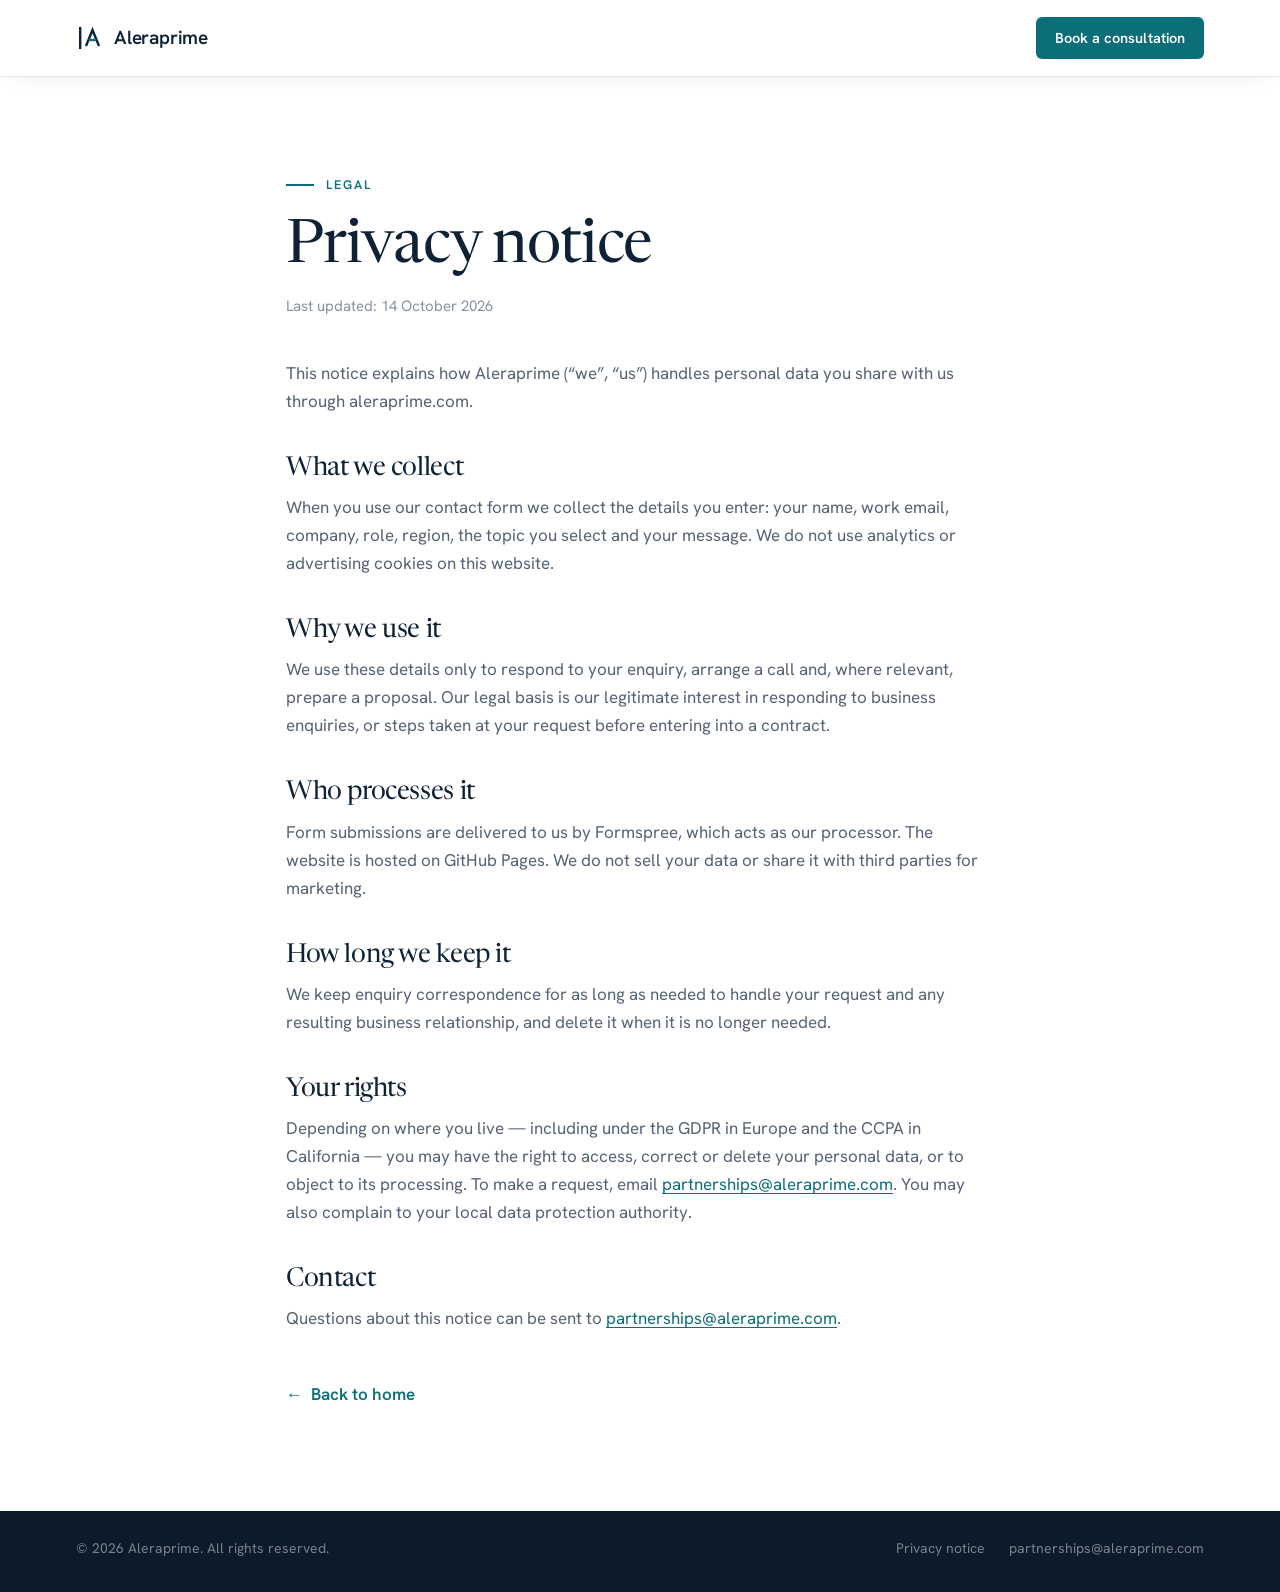
<file: aleraprime-site/privacy.html>
<!DOCTYPE html>
<html lang="en">
<head>
<meta charset="UTF-8">
<meta name="viewport" content="width=device-width, initial-scale=1">
<title>Privacy notice — Aleraprime</title>
<meta name="description" content="How Aleraprime handles personal data submitted through aleraprime.com.">
<link rel="canonical" href="https://aleraprime.com/privacy.html">
<meta name="theme-color" content="#0B1B2B">
<link rel="icon" href="/assets/img/favicon.svg" type="image/svg+xml">
<link rel="stylesheet" href="/assets/css/styles.css">
</head>
<body class="subpage">
<header class="header scrolled">
  <div class="wrap header-in">
    <a href="/" class="brand" aria-label="Aleraprime home">
      <svg class="brand-mark" viewBox="0 0 28 28" aria-hidden="true"><rect x="3" y="3" width="2.4" height="22" fill="currentColor"/><path d="M10 22 L16.5 6 L23 22" fill="none" stroke="currentColor" stroke-width="2.4"/><path class="brand-bar" d="M12.6 16 H20.4" stroke-width="2.4"/></svg>
      <span class="brand-name">Aleraprime</span>
    </a>
    <a href="/#contact" class="btn btn-primary header-cta header-cta-sub">Book a consultation</a>
  </div>
</header>
<main id="main" class="page">
<div class="wrap page-wrap">
  <p class="kicker">Legal</p>
  <h1>Privacy notice</h1>
  <p class="page-meta">Last updated: 14 October 2026</p>
  <div class="prose">
    <p>This notice explains how Aleraprime (“we”, “us”) handles personal data you share with us through aleraprime.com.</p>
    <h2>What we collect</h2>
    <p>When you use our contact form we collect the details you enter: your name, work email, company, role, region, the topic you select and your message. We do not use analytics or advertising cookies on this website.</p>
    <h2>Why we use it</h2>
    <p>We use these details only to respond to your enquiry, arrange a call and, where relevant, prepare a proposal. Our legal basis is our legitimate interest in responding to business enquiries, or steps taken at your request before entering into a contract.</p>
    <h2>Who processes it</h2>
    <p>Form submissions are delivered to us by Formspree, which acts as our processor. The website is hosted on GitHub Pages. We do not sell your data or share it with third parties for marketing.</p>
    <h2>How long we keep it</h2>
    <p>We keep enquiry correspondence for as long as needed to handle your request and any resulting business relationship, and delete it when it is no longer needed.</p>
    <h2>Your rights</h2>
    <p>Depending on where you live — including under the GDPR in Europe and the CCPA in California — you may have the right to access, correct or delete your personal data, or to object to its processing. To make a request, email <a href="mailto:partnerships@aleraprime.com">partnerships@aleraprime.com</a>. You may also complain to your local data protection authority.</p>
    <h2>Contact</h2>
    <p>Questions about this notice can be sent to <a href="mailto:partnerships@aleraprime.com">partnerships@aleraprime.com</a>.</p>
  </div>
  <p class="page-back"><a href="/" class="textlink"><span aria-hidden="true">←</span> Back to home</a></p>
</div>
</main>
<footer class="footer footer-slim">
  <div class="wrap">
    <div class="footer-bottom">
      <p>© 2026 Aleraprime. All rights reserved.</p>
      <div class="footer-legal"><a href="/privacy.html">Privacy notice</a><a href="mailto:partnerships@aleraprime.com">partnerships@aleraprime.com</a></div>
    </div>
  </div>
</footer>
</body>
</html>
</file>
<file: assets/css/styles.css>
/* ==========================================================================
   Aleraprime — Data & BI consultancy
   Design system: deep navy · white · single teal accent
   Type: Newsreader (display serif) + Hanken Grotesk (text sans), self-hosted
   ========================================================================== */

/* ---------- Fonts ---------- */
@font-face {
  font-family: "Newsreader";
  src: url("/assets/fonts/newsreader-latin-opsz-normal.woff2") format("woff2");
  font-weight: 200 800; font-style: normal; font-display: swap;
  unicode-range: U+0000-00FF, U+0131, U+0152-0153, U+02BB-02BC, U+02C6, U+02DA, U+02DC, U+0304, U+0308, U+0329, U+2000-206F, U+20AC, U+2122, U+2191, U+2193, U+2212, U+2215, U+FEFF, U+FFFD;
}
@font-face {
  font-family: "Newsreader";
  src: url("/assets/fonts/newsreader-latin-ext-opsz-normal.woff2") format("woff2");
  font-weight: 200 800; font-style: normal; font-display: swap;
  unicode-range: U+0100-02BA, U+02BD-02C5, U+02C7-02CC, U+02CE-02D7, U+02DD-02FF, U+0304, U+0308, U+0329, U+1D00-1DBF, U+1E00-1E9F, U+1EF2-1EFF, U+2020, U+20A0-20AB, U+20AD-20C0, U+2113, U+2C60-2C7F, U+A720-A7FF;
}
@font-face {
  font-family: "Hanken Grotesk";
  src: url("/assets/fonts/hanken-grotesk-latin-wght-normal.woff2") format("woff2");
  font-weight: 100 900; font-style: normal; font-display: swap;
  unicode-range: U+0000-00FF, U+0131, U+0152-0153, U+02BB-02BC, U+02C6, U+02DA, U+02DC, U+0304, U+0308, U+0329, U+2000-206F, U+20AC, U+2122, U+2191, U+2193, U+2212, U+2215, U+FEFF, U+FFFD;
}
@font-face {
  font-family: "Hanken Grotesk";
  src: url("/assets/fonts/hanken-grotesk-latin-ext-wght-normal.woff2") format("woff2");
  font-weight: 100 900; font-style: normal; font-display: swap;
  unicode-range: U+0100-02BA, U+02BD-02C5, U+02C7-02CC, U+02CE-02D7, U+02DD-02FF, U+0304, U+0308, U+0329, U+1D00-1DBF, U+1E00-1E9F, U+1EF2-1EFF, U+2020, U+20A0-20AB, U+20AD-20C0, U+2113, U+2C60-2C7F, U+A720-A7FF;
}

/* ---------- Tokens ---------- */
:root {
  --ink:        #0B1B2B;   /* deepest navy — hero, footer */
  --navy:       #0F2235;   /* brand navy */
  --navy-2:     #16314C;
  --navy-3:     #1F4163;
  --text:       #172231;
  --muted:      #556273;
  --faint:      #8792A0;
  --line:       #E2E7ED;
  --line-2:     #CFD7E0;
  --mist:       #F4F6F9;
  --white:      #FFFFFF;

  --teal:       #0B6E78;   /* accent on light */
  --teal-dk:    #08575F;
  --teal-lt:    #6CC4C9;   /* accent on dark */
  --teal-wash:  #E7F3F4;

  --on-dark:       #EEF2F7;
  --on-dark-soft:  #A9B7C8;
  --on-dark-faint: rgba(255,255,255,.14);

  --serif: "Newsreader", Georgia, "Times New Roman", serif;
  --sans:  "Hanken Grotesk", -apple-system, BlinkMacSystemFont, "Segoe UI", Roboto, sans-serif;

  --maxw: 1240px;
  --gut: clamp(20px, 5vw, 56px);
  --sect: clamp(72px, 9vw, 128px);
  --radius: 10px;
  --radius-sm: 6px;
  --shadow-sm: 0 1px 2px rgba(11,27,43,.06), 0 2px 8px -2px rgba(11,27,43,.06);
  --shadow:    0 1px 2px rgba(11,27,43,.05), 0 24px 48px -24px rgba(11,27,43,.22);
  --shadow-lg: 0 40px 80px -32px rgba(0,0,0,.55), 0 12px 28px -16px rgba(0,0,0,.4);
  --ease: cubic-bezier(.22,.61,.36,1);
  --header-h: 76px;
}

/* ---------- Base ---------- */
*, *::before, *::after { box-sizing: border-box; }
html { scroll-behavior: smooth; scroll-padding-top: calc(var(--header-h) + 8px); -webkit-text-size-adjust: 100%; }
body {
  margin: 0; background: var(--white); color: var(--text);
  font-family: var(--sans); font-size: 17px; line-height: 1.65; font-weight: 400;
  -webkit-font-smoothing: antialiased; -moz-osx-font-smoothing: grayscale;
  text-rendering: optimizeLegibility; overflow-x: hidden;
}
h1, h2, h3 { margin: 0; font-weight: 400; color: var(--navy); }
h1, h2 { font-family: var(--serif); letter-spacing: -.015em; line-height: 1.08; font-variation-settings: "opsz" 72; }
h2 { font-size: clamp(32px, 3.8vw, 50px); }
h3 { font-family: var(--sans); font-size: 19px; font-weight: 600; line-height: 1.3; letter-spacing: -.005em; }
p { margin: 0; }
a { color: inherit; text-decoration: none; }
ul, ol { margin: 0; padding: 0; list-style: none; }
img, svg { display: block; max-width: 100%; }
::selection { background: var(--teal); color: #fff; }
:focus-visible { outline: 2px solid var(--teal); outline-offset: 3px; border-radius: 3px; }

.wrap { width: 100%; max-width: var(--maxw); margin: 0 auto; padding-inline: var(--gut); }
.sr-only { position: absolute; width: 1px; height: 1px; padding: 0; margin: -1px; overflow: hidden; clip: rect(0,0,0,0); white-space: nowrap; border: 0; }
.skip { position: absolute; left: 16px; top: -60px; z-index: 200; background: var(--navy); color: #fff; padding: 10px 16px; border-radius: var(--radius-sm); transition: top .2s; }
.skip:focus { top: 12px; }

.section { padding-block: var(--sect); }
.section-mist { background: var(--mist); }
.section-ink { background: var(--navy); color: var(--on-dark); }
.section-ink h2, .section-ink h3 { color: #fff; }
.section-ink .intro { color: var(--on-dark-soft); }

/* ---------- Typographic helpers ---------- */
.kicker {
  display: inline-flex; align-items: center; gap: 12px; margin-bottom: 22px;
  font-size: 12.5px; font-weight: 600; letter-spacing: .16em; text-transform: uppercase; color: var(--teal);
}
.kicker::before { content: ""; width: 28px; height: 1.5px; background: currentColor; }
.kicker-light { color: var(--teal-lt); }
.intro { font-size: clamp(17px, 1.35vw, 19px); line-height: 1.65; color: var(--muted); max-width: 52ch; }
.inline-link { color: var(--teal); text-decoration: underline; text-underline-offset: 3px; text-decoration-thickness: 1px; }
.inline-link:hover { color: var(--teal-dk); }

.split-head { display: grid; grid-template-columns: 1.1fr 1fr; gap: 32px 72px; align-items: end; margin-bottom: clamp(48px, 6vw, 72px); }
.split-head h2 { max-width: 18ch; }

/* ---------- Buttons ---------- */
.btn {
  --bg: transparent; --fg: var(--navy); --bd: transparent;
  display: inline-flex; align-items: center; justify-content: center; gap: 10px;
  min-height: 46px; padding: 12px 22px; border: 1px solid var(--bd); border-radius: var(--radius-sm);
  background: var(--bg); color: var(--fg);
  font: 600 15px/1.2 var(--sans); letter-spacing: .005em; white-space: nowrap; cursor: pointer;
  transition: background .2s var(--ease), color .2s var(--ease), border-color .2s var(--ease), transform .2s var(--ease), box-shadow .2s var(--ease);
}
.btn .arr { display: inline-block; transition: transform .25s var(--ease); }
.btn:hover .arr { transform: translateX(4px); }
.btn:active { transform: translateY(1px); }
.btn-lg { min-height: 54px; padding: 15px 28px; font-size: 16px; }
.btn-primary { --bg: var(--navy); --fg: #fff; }
.btn-primary:hover { --bg: var(--navy-3); }
.btn-accent { --bg: var(--teal); --fg: #fff; box-shadow: 0 8px 20px -10px rgba(11,110,120,.7); }
.btn-accent:hover { --bg: var(--teal-dk); box-shadow: 0 12px 24px -10px rgba(11,110,120,.8); }
.section-ink .btn-accent, .hero .btn-accent, .footer .btn-accent { box-shadow: 0 10px 24px -10px rgba(0,0,0,.5); }
.btn-outline { --fg: var(--navy); --bd: var(--line-2); --bg: #fff; }
.btn-outline:hover { --bd: var(--navy); }
.btn-ghost-light { --fg: #fff; --bd: rgba(255,255,255,.28); }
.btn-ghost-light:hover { --bd: rgba(255,255,255,.7); --bg: rgba(255,255,255,.06); }
.btn-light { --bg: #fff; --fg: var(--navy); }
.btn-light:hover { --bg: var(--teal-wash); }

.textlink { display: inline-flex; align-items: center; gap: 8px; font-weight: 600; color: var(--teal); }
.textlink .arr { transition: transform .25s var(--ease); }
.textlink:hover .arr { transform: translateX(4px); }

/* ---------- Brand ---------- */
.brand { display: inline-flex; align-items: center; gap: 10px; color: var(--navy); }
.brand-mark { width: 28px; height: 28px; }
.brand-bar { stroke: var(--teal); }
.brand-name { font-family: var(--sans); font-size: 19px; font-weight: 600; letter-spacing: -.01em; }
.brand-light { color: #fff; }
.brand-light .brand-bar { stroke: var(--teal-lt); }

/* ==========================================================================
   Header
   ========================================================================== */
.header {
  position: fixed; inset: 0 0 auto; z-index: 100; color: #fff;
  border-bottom: 1px solid transparent;
  transition: background .3s var(--ease), border-color .3s var(--ease), box-shadow .3s var(--ease), color .3s var(--ease);
}
.header-in { display: flex; align-items: center; gap: 40px; height: var(--header-h); }
.header .brand { color: #fff; transition: color .3s var(--ease); }
.header .brand-bar { stroke: var(--teal-lt); }
.nav { display: flex; align-items: center; gap: 34px; margin-left: auto; }
.nav a:not(.btn) { position: relative; font-size: 15px; font-weight: 500; color: rgba(255,255,255,.78); transition: color .2s; }
.nav a:not(.btn)::after { content: ""; position: absolute; left: 0; right: 0; bottom: -6px; height: 1.5px; background: currentColor; transform: scaleX(0); transform-origin: left; transition: transform .25s var(--ease); }
.nav a:not(.btn):hover { color: #fff; }
.nav a:not(.btn):hover::after, .nav a.active::after { transform: scaleX(1); }
.nav a.active { color: #fff; }
.nav-cta { display: none; }
.header-cta { --bg: var(--teal); --fg: #fff; min-height: 42px; padding: 10px 18px; font-size: 14.5px; }
.header-cta:hover { --bg: var(--teal-dk); }

.header.scrolled { background: rgba(255,255,255,.94); backdrop-filter: saturate(160%) blur(14px); -webkit-backdrop-filter: saturate(160%) blur(14px); border-bottom-color: var(--line); box-shadow: 0 6px 24px -18px rgba(11,27,43,.35); }
.header.scrolled .brand { color: var(--navy); }
.header.scrolled .brand-bar { stroke: var(--teal); }
.header.scrolled .nav a:not(.btn) { color: var(--muted); }
.header.scrolled .nav a:not(.btn):hover, .header.scrolled .nav a.active { color: var(--navy); }
.header.scrolled .menu-btn span { background: var(--navy); }

.menu-btn { display: none; position: relative; width: 44px; height: 44px; margin-right: -10px; background: none; border: 0; cursor: pointer; }
.menu-btn span { position: absolute; left: 11px; width: 22px; height: 1.75px; background: #fff; transition: transform .3s var(--ease), top .3s var(--ease), background .3s; }
.menu-btn span:nth-child(1) { top: 17px; }
.menu-btn span:nth-child(2) { top: 25px; }
.menu-open .menu-btn span:nth-child(1) { top: 21px; transform: rotate(45deg); }
.menu-open .menu-btn span:nth-child(2) { top: 21px; transform: rotate(-45deg); }

/* ==========================================================================
   Hero
   ========================================================================== */
.hero {
  position: relative; overflow: hidden; color: var(--on-dark);
  background:
    radial-gradient(1200px 600px at 85% 10%, rgba(108,196,201,.13), transparent 60%),
    radial-gradient(900px 600px at 0% 100%, rgba(31,65,99,.6), transparent 60%),
    linear-gradient(180deg, var(--ink) 0%, var(--navy) 100%);
  padding: calc(var(--header-h) + clamp(48px, 7vw, 96px)) 0 clamp(48px, 5vw, 64px);
}
.hero-grid-bg {
  position: absolute; inset: 0; pointer-events: none; opacity: .5;
  background-image: linear-gradient(rgba(255,255,255,.045) 1px, transparent 1px), linear-gradient(90deg, rgba(255,255,255,.045) 1px, transparent 1px);
  background-size: 64px 64px;
  -webkit-mask-image: radial-gradient(ellipse 80% 70% at 70% 30%, #000 30%, transparent 75%);
          mask-image: radial-gradient(ellipse 80% 70% at 70% 30%, #000 30%, transparent 75%);
}
.hero-grid { position: relative; display: grid; grid-template-columns: 1.05fr 1fr; gap: clamp(40px, 5vw, 80px); align-items: center; }
.hero h1 { color: #fff; font-size: clamp(42px, 5vw, 68px); line-height: 1.03; letter-spacing: -.022em; font-weight: 400; max-width: 15.5ch; }
.hero h1 em { font-style: italic; font-weight: 300; color: var(--teal-lt); }
.hero-lead { margin-top: 28px; font-size: clamp(17px, 1.4vw, 20px); line-height: 1.6; color: var(--on-dark-soft); max-width: 50ch; }
.hero-actions { display: flex; flex-wrap: wrap; gap: 14px; margin-top: 40px; }
.hero-note { margin-top: 18px; font-size: 14.5px; color: rgba(255,255,255,.55); }

/* Dashboard plate */
.plate {
  margin: 0; position: relative; padding: 22px 22px 16px;
  background: linear-gradient(180deg, rgba(255,255,255,.075), rgba(255,255,255,.035));
  border: 1px solid rgba(255,255,255,.12); border-radius: 14px;
  box-shadow: var(--shadow-lg);
  backdrop-filter: blur(6px); -webkit-backdrop-filter: blur(6px);
}
.plate::before { content: ""; position: absolute; inset: 0; border-radius: inherit; pointer-events: none; background: linear-gradient(135deg, rgba(108,196,201,.18), transparent 40%); opacity: .6; }
.plate-head { position: relative; display: flex; justify-content: space-between; align-items: flex-start; gap: 16px; }
.plate-eyebrow { display: block; font-size: 11px; font-weight: 600; letter-spacing: .14em; text-transform: uppercase; color: var(--teal-lt); }
.plate-title { display: block; margin-top: 4px; font-size: 15px; font-weight: 600; color: #fff; }
.plate-legend { display: flex; align-items: center; gap: 8px; font-size: 12.5px; color: var(--on-dark-soft); white-space: nowrap; }
.lg { display: inline-block; width: 16px; height: 2px; border-radius: 2px; }
.lg-actual { background: var(--teal-lt); }
.lg-fc { background: repeating-linear-gradient(90deg, #fff 0 4px, transparent 4px 7px); opacity: .75; margin-left: 6px; }
.plate-kpis { position: relative; display: grid; grid-template-columns: repeat(3, 1fr); gap: 10px; margin-top: 18px; }
.plate-kpis > div { padding: 12px 14px; border-radius: 8px; background: rgba(255,255,255,.05); border: 1px solid rgba(255,255,255,.07); }
.plate-kpis .k { display: block; font-size: 11.5px; color: var(--on-dark-soft); }
.plate-kpis .v { display: block; margin-top: 2px; font-family: var(--serif); font-size: 24px; color: #fff; letter-spacing: -.01em; font-variant-numeric: tabular-nums; }
.plate-kpis .d { display: block; font-size: 12px; font-weight: 600; color: var(--on-dark-soft); }
.plate-kpis .d.up { color: var(--teal-lt); }
.plate-chart { position: relative; height: 230px; margin-top: 14px; }
.plate-chart svg { width: 100%; height: 100%; overflow: visible; }
.plate-cap { position: relative; margin-top: 8px; font-size: 12px; color: rgba(255,255,255,.42); }

/* chart internals (built by JS) */
.ch-grid line { stroke: rgba(255,255,255,.08); stroke-width: 1; }
.ch-axis text { fill: rgba(255,255,255,.42); font: 500 10.5px var(--sans); }
.ch-dot { fill: var(--teal-lt); }
.ch-line { fill: none; stroke: var(--teal-lt); stroke-width: 2.25; stroke-linecap: round; stroke-linejoin: round; }
.ch-area { fill: url(#chArea); }
.ch-fc { fill: none; stroke: rgba(255,255,255,.8); stroke-width: 2; stroke-dasharray: 5 5; }
.ch-band { fill: rgba(255,255,255,.08); }
.ch-now { stroke: rgba(255,255,255,.28); stroke-dasharray: 2 4; }
.ch-end { fill: #fff; stroke: var(--teal-lt); stroke-width: 2; }

/* Facts */
.hero-facts { position: relative; display: grid; grid-template-columns: repeat(4, 1fr); margin-top: clamp(56px, 7vw, 96px); border-top: 1px solid var(--on-dark-faint); }
.hero-facts li { padding: 24px 24px 0 0; }
.hero-facts li + li { padding-left: 24px; border-left: 1px solid var(--on-dark-faint); }
.hero-facts strong { display: block; font-family: var(--serif); font-size: 22px; font-weight: 400; color: #fff; letter-spacing: -.005em; }
.hero-facts span { display: block; margin-top: 4px; font-size: 14.5px; color: var(--on-dark-soft); line-height: 1.5; }

/* ==========================================================================
   Platforms
   ========================================================================== */
.platforms { border-bottom: 1px solid var(--line); background: #fff; }
.platforms-in { display: flex; align-items: center; gap: 40px; padding-block: 28px; }
.platforms-lbl { flex: none; max-width: 15ch; font-size: 13px; font-weight: 600; line-height: 1.4; color: var(--faint); }
.platforms-list { display: flex; flex-wrap: wrap; align-items: center; gap: 10px 34px; }
.platforms-list li { font-size: 16px; font-weight: 600; color: #5F6B7A; letter-spacing: -.005em; }

/* ==========================================================================
   Problem
   ========================================================================== */
.symptoms { display: grid; grid-template-columns: repeat(3, 1fr); gap: 0; border-top: 1px solid var(--line); }
.symptom { padding: 36px 36px 0 0; }
.symptom + .symptom { padding-left: 36px; border-left: 1px solid var(--line); }
.symptom-n { display: block; margin-bottom: 26px; font-family: var(--serif); font-size: 15px; color: var(--teal); font-variant-numeric: tabular-nums; }
.symptom h3 { font-family: var(--serif); font-size: 26px; font-weight: 400; letter-spacing: -.01em; }
.symptom p { margin-top: 12px; color: var(--muted); }

/* ==========================================================================
   Services
   ========================================================================== */
.services { display: grid; grid-template-columns: repeat(3, 1fr); gap: 20px; }
.service {
  position: relative; display: flex; flex-direction: column; padding: 34px 32px 30px;
  background: #fff; border: 1px solid var(--line); border-radius: var(--radius);
  box-shadow: var(--shadow-sm);
  transition: transform .35s var(--ease), box-shadow .35s var(--ease), border-color .35s var(--ease);
}
.service::after { content: ""; position: absolute; left: 32px; right: 32px; top: -1px; height: 2px; background: var(--teal); transform: scaleX(0); transform-origin: left; transition: transform .45s var(--ease); }
.service:hover { transform: translateY(-4px); box-shadow: var(--shadow); border-color: var(--line-2); }
.service:hover::after { transform: scaleX(1); }
.ic { width: 40px; height: 40px; fill: none; stroke: var(--teal); stroke-width: 1.6; stroke-linecap: round; stroke-linejoin: round; }
.service .ic { margin-bottom: 26px; padding: 8px; width: 48px; height: 48px; background: var(--teal-wash); border-radius: 10px; }
.service h3 { font-size: 20px; }
.service p { margin-top: 12px; color: var(--muted); font-size: 16px; }
.deliv { display: flex; flex-wrap: wrap; gap: 8px; margin-top: auto; padding-top: 24px; }
.deliv li { font-size: 13px; font-weight: 500; color: var(--navy-2); padding: 5px 11px; border-radius: 999px; background: var(--mist); border: 1px solid var(--line); }
.services-foot { display: flex; flex-wrap: wrap; justify-content: space-between; align-items: center; gap: 12px 24px; margin-top: 36px; padding-top: 28px; border-top: 1px solid var(--line-2); }
.services-foot p { color: var(--muted); }

/* ==========================================================================
   Outcomes (before / after)
   ========================================================================== */
.section-ink { position: relative; overflow: hidden; }
.section-ink::before { content: ""; position: absolute; right: -200px; top: -200px; width: 600px; height: 600px; border-radius: 50%; background: radial-gradient(closest-side, rgba(108,196,201,.12), transparent); pointer-events: none; }
.ba { position: relative; border-top: 1px solid var(--on-dark-faint); }
.ba-row { display: grid; grid-template-columns: .8fr 1fr 1fr; gap: 32px; padding-block: 24px; border-bottom: 1px solid var(--on-dark-faint); align-items: baseline; transition: background .25s; }
.ba-row:not(.ba-headrow):hover { background: rgba(255,255,255,.025); }
.ba-headrow { padding-block: 16px; font-size: 12.5px; font-weight: 600; letter-spacing: .14em; text-transform: uppercase; color: var(--on-dark-soft); }
.ba-after-h { color: var(--teal-lt); }
.ba-topic { font-family: var(--serif); font-size: 23px; color: #fff; letter-spacing: -.005em; }
.ba-before, .ba-after { position: relative; padding-left: 22px; }
.ba-before { color: var(--on-dark-soft); }
.ba-before::before { content: ""; display: inline-block; width: 8px; height: 8px; position: absolute; left: 0; top: .6em; border: 1.5px solid rgba(255,255,255,.35); border-radius: 50%; }
.ba-after { color: #fff; font-weight: 500; }
.ba-after::before { content: ""; display: inline-block; width: 8px; height: 8px; position: absolute; left: 0; top: .6em; background: var(--teal-lt); border-radius: 50%; box-shadow: 0 0 0 4px rgba(108,196,201,.15); }
.ba-lbl { display: none; }

/* ==========================================================================
   Industries
   ========================================================================== */
.industries { display: grid; grid-template-columns: repeat(3, 1fr); border-top: 1px solid var(--line); border-left: 1px solid var(--line); }
.industry { padding: 32px 32px 34px; border-right: 1px solid var(--line); border-bottom: 1px solid var(--line); transition: background .3s var(--ease); }
.industry:hover { background: var(--mist); }
.industry h3 { font-family: var(--serif); font-size: 23px; font-weight: 400; letter-spacing: -.01em; }
.industry p { margin-top: 10px; color: var(--muted); font-size: 16px; }

/* ==========================================================================
   Process
   ========================================================================== */
.steps { position: relative; display: grid; grid-template-columns: repeat(5, 1fr); gap: 20px; counter-reset: s; }
.steps::before { content: ""; position: absolute; left: 22px; right: calc((100% - 80px) / 5 - 23px); top: 22px; height: 1.5px; background: var(--line-2); }
.steps::after { content: ""; position: absolute; left: 22px; right: calc((100% - 80px) / 5 - 23px); top: 22px; height: 1.5px; background: var(--teal); transform: scaleX(var(--progress, 0)); transform-origin: left; transition: transform 1.6s var(--ease); }
.step { position: relative; z-index: 1; display: flex; flex-direction: column; }
.step-n { display: grid; place-items: center; width: 45px; height: 45px; border-radius: 50%; background: #fff; border: 1.5px solid var(--teal); color: var(--teal); font-family: var(--serif); font-size: 19px; box-shadow: 0 0 0 6px var(--mist); }
.step-when { margin-top: 26px; font-size: 12.5px; font-weight: 600; letter-spacing: .12em; text-transform: uppercase; color: var(--teal); }
.step h3 { margin-top: 6px; font-family: var(--serif); font-size: 25px; font-weight: 400; letter-spacing: -.01em; }
.step > p:not(.step-when):not(.step-out) { margin: 10px 0 18px; color: var(--muted); font-size: 15.5px; }
.step-out { margin-top: auto; padding-top: 16px; border-top: 1px solid var(--line-2); font-size: 15px; font-weight: 500; color: var(--navy); line-height: 1.45; }
.step-out span { display: block; margin-bottom: 4px; font-size: 12px; font-weight: 600; letter-spacing: .1em; text-transform: uppercase; color: var(--faint); }

/* ==========================================================================
   Engagement models
   ========================================================================== */
.models { display: grid; grid-template-columns: repeat(3, 1fr); gap: 20px; align-items: stretch; }
.model { display: flex; flex-direction: column; padding: 36px 32px 32px; border: 1px solid var(--line); border-radius: var(--radius); background: #fff; transition: box-shadow .3s var(--ease), transform .3s var(--ease); }
.model:hover { box-shadow: var(--shadow); transform: translateY(-3px); }
.model-start { position: relative; background: var(--navy); border-color: var(--navy); color: var(--on-dark); box-shadow: var(--shadow); }
.model-start h3 { color: #fff; }
.model-tag { font-size: 12.5px; font-weight: 600; letter-spacing: .12em; text-transform: uppercase; color: var(--teal); }
.model-start .model-tag { color: var(--teal-lt); }
.model h3 { margin-top: 14px; font-family: var(--serif); font-size: 30px; font-weight: 400; letter-spacing: -.012em; line-height: 1.12; }
.model-term { margin-top: 8px; font-size: 15px; font-weight: 600; color: var(--navy-3); }
.model-start .model-term { color: #fff; opacity: .85; }
.model > p:not(.model-tag):not(.model-term) { margin-top: 18px; color: var(--muted); font-size: 16px; }
.model-start > p:not(.model-tag):not(.model-term) { color: var(--on-dark-soft); }
.checks { margin: 24px 0 32px; padding-top: 22px; border-top: 1px solid var(--line); display: grid; gap: 10px; }
.model-start .checks { border-top-color: var(--on-dark-faint); }
.checks li { position: relative; padding-left: 28px; font-size: 15.5px; }
.checks li::before { content: ""; position: absolute; left: 0; top: 5px; width: 16px; height: 16px; border-radius: 50%; background: var(--teal-wash) url("data:image/svg+xml,%3Csvg xmlns='http://www.w3.org/2000/svg' viewBox='0 0 16 16'%3E%3Cpath d='M4.5 8.2l2.3 2.3 4.7-5' fill='none' stroke='%230B6E78' stroke-width='1.8' stroke-linecap='round' stroke-linejoin='round'/%3E%3C/svg%3E") center/16px no-repeat; }
.model-start .checks li::before { background-color: rgba(108,196,201,.18); background-image: url("data:image/svg+xml,%3Csvg xmlns='http://www.w3.org/2000/svg' viewBox='0 0 16 16'%3E%3Cpath d='M4.5 8.2l2.3 2.3 4.7-5' fill='none' stroke='%236CC4C9' stroke-width='1.8' stroke-linecap='round' stroke-linejoin='round'/%3E%3C/svg%3E"); }
.model .btn { margin-top: auto; align-self: flex-start; }

/* ==========================================================================
   Principles + assurance
   ========================================================================== */
.principles { display: grid; grid-template-columns: repeat(3, 1fr); gap: 44px 56px; }
.principle { position: relative; padding-top: 22px; border-top: 1px solid var(--line-2); }
.principle::before { content: ""; position: absolute; left: 0; top: -1px; width: 40px; height: 2px; background: var(--teal); }
.principle h3 { font-family: var(--serif); font-size: 24px; font-weight: 400; letter-spacing: -.01em; }
.principle p { margin-top: 10px; color: var(--muted); font-size: 16px; }

.assurance { display: flex; flex-wrap: wrap; align-items: center; justify-content: space-between; gap: 18px 40px; margin-top: clamp(56px, 6vw, 80px); padding: 26px 30px; background: #fff; border: 1px solid var(--line); border-radius: var(--radius); box-shadow: var(--shadow-sm); }
.assurance-head { display: flex; align-items: center; gap: 14px; }
.assurance-head .ic { flex: none; width: 36px; height: 36px; }
.assurance-head p { color: var(--muted); font-size: 16px; }
.assurance-head strong { color: var(--navy); }
.assurance-list { display: flex; flex-wrap: wrap; gap: 8px 22px; }
.assurance-list li { position: relative; padding-left: 18px; font-size: 14.5px; font-weight: 600; color: var(--navy-2); }
.assurance-list li::before { content: ""; position: absolute; left: 0; top: 8px; width: 7px; height: 7px; border-radius: 50%; background: var(--teal); }

/* ==========================================================================
   CTA band
   ========================================================================== */
.cta-band { position: relative; overflow: hidden; background: linear-gradient(120deg, var(--teal-dk) 0%, var(--teal) 55%, #13838C 100%); color: #fff; padding-block: clamp(64px, 7vw, 96px); }
.cta-band::before { content: ""; position: absolute; inset: 0; background-image: linear-gradient(rgba(255,255,255,.06) 1px, transparent 1px), linear-gradient(90deg, rgba(255,255,255,.06) 1px, transparent 1px); background-size: 48px 48px; -webkit-mask-image: linear-gradient(90deg, transparent, #000 60%); mask-image: linear-gradient(90deg, transparent, #000 60%); pointer-events: none; }
.cta-in { position: relative; display: flex; align-items: center; justify-content: space-between; gap: 32px 64px; }
.cta-band h2 { color: #fff; font-size: clamp(32px, 3.6vw, 48px); }
.cta-band p { margin-top: 14px; max-width: 56ch; font-size: 18px; color: rgba(255,255,255,.85); }
.cta-band .btn { flex: none; }

/* ==========================================================================
   FAQ
   ========================================================================== */
.faq-grid { display: grid; grid-template-columns: .85fr 1.15fr; gap: 48px 96px; align-items: start; }
.faq-side { position: sticky; top: calc(var(--header-h) + 32px); }
.faq-side .intro { margin-top: 20px; }
.faq { border-top: 1px solid var(--line-2); }
.faq-item { border-bottom: 1px solid var(--line-2); }
.faq-item summary { display: flex; align-items: center; justify-content: space-between; gap: 24px; padding: 24px 0; cursor: pointer; list-style: none; font-family: var(--serif); font-size: clamp(20px, 1.7vw, 23px); color: var(--navy); letter-spacing: -.005em; line-height: 1.3; transition: color .2s; }
.faq-item summary::-webkit-details-marker { display: none; }
.faq-item summary:hover { color: var(--teal); }
.faq-item summary i { position: relative; flex: none; width: 32px; height: 32px; border-radius: 50%; border: 1px solid var(--line-2); transition: background .25s, border-color .25s, transform .3s var(--ease); }
.faq-item summary i::before, .faq-item summary i::after { content: ""; position: absolute; left: 50%; top: 50%; width: 12px; height: 1.5px; background: var(--navy); transform: translate(-50%,-50%); transition: transform .3s var(--ease), background .25s; }
.faq-item summary i::after { transform: translate(-50%,-50%) rotate(90deg); }
.faq-item[open] summary i { background: var(--teal); border-color: var(--teal); }
.faq-item[open] summary i::before, .faq-item[open] summary i::after { background: #fff; }
.faq-item[open] summary i::after { transform: translate(-50%,-50%) rotate(0deg); }
.faq-a { overflow: hidden; }
.faq-a p { padding: 0 56px 26px 0; color: var(--muted); }

/* ==========================================================================
   Contact
   ========================================================================== */
.contact-grid { display: grid; grid-template-columns: .9fr 1.1fr; gap: 48px 88px; align-items: start; }
.contact-side h2 { max-width: 14ch; }
.contact-side .intro { margin-top: 20px; }
.next { margin-top: 40px; display: grid; gap: 0; counter-reset: n; }
.next li { position: relative; padding: 0 0 22px 52px; color: var(--muted); counter-increment: n; }
.next li::before { content: counter(n); position: absolute; left: 0; top: -2px; display: grid; place-items: center; width: 32px; height: 32px; border-radius: 50%; background: #fff; border: 1.5px solid var(--teal); color: var(--teal); font-family: var(--serif); font-size: 16px; }
.next li:not(:last-child)::after { content: ""; position: absolute; left: 15.5px; top: 34px; bottom: 2px; width: 1.5px; background: var(--line-2); }
.next strong { color: var(--navy); font-weight: 600; }
.contact-points { margin: 18px 0 0; padding-top: 26px; border-top: 1px solid var(--line-2); display: grid; gap: 14px; }
.contact-points div { display: grid; grid-template-columns: 96px 1fr; gap: 16px; }
.contact-points dt { font-size: 13px; font-weight: 600; letter-spacing: .1em; text-transform: uppercase; color: var(--faint); padding-top: 2px; }
.contact-points dd { margin: 0; color: var(--navy); font-weight: 500; }
.contact-points a { color: var(--teal); }
.contact-points a:hover { text-decoration: underline; text-underline-offset: 3px; }

.form-card { position: relative; padding: clamp(28px, 3.5vw, 44px); background: #fff; border: 1px solid var(--line); border-radius: 14px; box-shadow: var(--shadow); }
.frow { display: grid; grid-template-columns: 1fr 1fr; gap: 0 18px; }
.fg { display: flex; flex-direction: column; margin-bottom: 16px; }
.fg label { margin-bottom: 7px; font-size: 14.5px; font-weight: 600; color: var(--navy); }
.opt { font-weight: 400; color: var(--faint); margin-left: 4px; font-size: 13px; }
.fg input, .fg select, .fg textarea {
  width: 100%; min-height: 48px; padding: 12px 14px; font: 400 16px/1.4 var(--sans); color: var(--text);
  background: #fff; border: 1px solid var(--line-2); border-radius: var(--radius-sm);
  transition: border-color .2s, box-shadow .2s; -webkit-appearance: none; appearance: none;
}
.fg select { padding-right: 40px; background: #fff url("data:image/svg+xml,%3Csvg xmlns='http://www.w3.org/2000/svg' viewBox='0 0 12 8'%3E%3Cpath d='M1 1.5l5 5 5-5' fill='none' stroke='%23556273' stroke-width='1.6'/%3E%3C/svg%3E") right 15px center/12px no-repeat; cursor: pointer; }
.fg textarea { resize: vertical; min-height: 132px; }
.fg input::placeholder, .fg textarea::placeholder { color: #9AA4B1; }
.fg input:hover, .fg select:hover, .fg textarea:hover { border-color: #AEB9C6; }
.fg input:focus, .fg select:focus, .fg textarea:focus { outline: none; border-color: var(--teal); box-shadow: 0 0 0 3px rgba(11,110,120,.15); }
.fg.invalid input, .fg.invalid textarea { border-color: #B42318; box-shadow: 0 0 0 3px rgba(180,35,24,.1); }
.ferr { min-height: 0; margin-top: 6px; font-size: 13.5px; color: #B42318; }
.ferr:empty { display: none; }
.hp { position: absolute !important; left: -9999px; width: 1px; height: 1px; overflow: hidden; }
.form-foot { display: flex; flex-wrap: wrap; align-items: center; gap: 16px 24px; margin-top: 8px; }
.fineprint { flex: 1 1 220px; font-size: 13.5px; color: var(--faint); line-height: 1.5; }
.fineprint a { color: var(--muted); text-decoration: underline; text-underline-offset: 2px; }
#submitBtn[disabled] { opacity: .7; cursor: progress; }
.form-status { margin-bottom: 22px; padding: 16px 18px; border-radius: var(--radius-sm); font-size: 15.5px; }
.form-status:focus { outline: none; }
.form-status.ok { background: var(--teal-wash); color: var(--teal-dk); border: 1px solid rgba(11,110,120,.25); }
.form-status.err { background: #FEF3F2; color: #912018; border: 1px solid #FECDCA; }
.form-status strong { display: block; font-size: 17px; margin-bottom: 2px; }
.form-status a { text-decoration: underline; }

/* ==========================================================================
   Footer
   ========================================================================== */
.footer { background: var(--ink); color: var(--on-dark-soft); padding-top: clamp(64px, 7vw, 96px); }
.footer-top { display: grid; grid-template-columns: 1.6fr 1fr 1fr 1.2fr; gap: 48px; padding-bottom: 56px; border-bottom: 1px solid var(--on-dark-faint); }
.footer-brand p { margin: 18px 0 26px; max-width: 34ch; font-size: 15.5px; }
.fcol { display: flex; flex-direction: column; gap: 10px; }
.fcol h2 { margin-bottom: 8px; font-family: var(--sans); font-size: 12.5px; font-weight: 600; letter-spacing: .14em; text-transform: uppercase; color: #fff; }
.fcol a { font-size: 15.5px; transition: color .2s; overflow-wrap: anywhere; }
.fcol a:hover { color: #fff; }
.footer-bottom { display: flex; flex-wrap: wrap; justify-content: space-between; gap: 12px 24px; padding-block: 26px 32px; font-size: 14px; color: rgba(255,255,255,.45); }
.footer-legal { display: flex; gap: 24px; }
.footer-bottom a:hover { color: #fff; }

/* ==========================================================================
   Reveal animations
   ========================================================================== */
.js .reveal { opacity: 0; transform: translateY(18px); transition: opacity .8s var(--ease), transform .8s var(--ease); }
.js .reveal.in { opacity: 1; transform: none; }
.js .reveal.d1 { transition-delay: .08s; }
.js .reveal.d2 { transition-delay: .16s; }
.js .reveal.d3 { transition-delay: .24s; }
.js .reveal.d4 { transition-delay: .32s; }

@media (prefers-reduced-motion: reduce) {
  html { scroll-behavior: auto; }
  *, *::before, *::after { animation-duration: .01ms !important; animation-iteration-count: 1 !important; transition-duration: .01ms !important; transition-delay: 0s !important; }
  .js .reveal { opacity: 1; transform: none; }
}

/* ==========================================================================
   Responsive
   ========================================================================== */
@media (max-width: 1120px) {
  .nav { gap: 26px; }
  .steps { grid-template-columns: repeat(3, 1fr); row-gap: 48px; }
  .steps::before, .steps::after { display: none; }
  .footer-top { grid-template-columns: 1fr 1fr 1fr; }
  .footer-brand { grid-column: 1 / -1; }
}

@media (max-width: 980px) {
  :root { --header-h: 68px; }
  .header-cta { display: none; }
  .menu-btn { display: block; margin-left: auto; }
  .nav {
    position: fixed; inset: var(--header-h) 0 0 0; z-index: 99;
    flex-direction: column; align-items: stretch; gap: 0; margin: 0;
    padding: 12px var(--gut) 32px; background: #fff; overflow-y: auto;
    opacity: 0; visibility: hidden; transform: translateY(-8px);
    transition: opacity .25s var(--ease), transform .25s var(--ease), visibility 0s .25s;
  }
  .nav a:not(.btn) { padding: 18px 0; font-size: 20px; font-family: var(--serif); color: var(--navy) !important; border-bottom: 1px solid var(--line); }
  .nav a:not(.btn)::after { display: none; }
  .nav-cta { display: inline-flex; margin-top: 28px; min-height: 54px; font-size: 16px; }
  .menu-open .nav { opacity: 1; visibility: visible; transform: none; transition: opacity .25s var(--ease), transform .25s var(--ease); }
  .menu-open .header { background: #fff; border-bottom-color: var(--line); }
  .menu-open .header .brand { color: var(--navy); }
  .menu-open .header .brand-bar { stroke: var(--teal); }
  .menu-open .menu-btn span { background: var(--navy); }
  .menu-open { overflow: hidden; }

  .hero-grid { grid-template-columns: 1fr; }
  .hero h1 { max-width: 16ch; }
  .plate { max-width: 640px; }
  .hero-facts { grid-template-columns: 1fr 1fr; }
  .hero-facts li { padding: 22px 20px 22px 0; }
  .hero-facts li + li { padding-left: 0; border-left: 0; }
  .hero-facts li:nth-child(even) { padding-left: 20px; border-left: 1px solid var(--on-dark-faint); }
  .hero-facts li:nth-child(n+3) { border-top: 1px solid var(--on-dark-faint); }

  .split-head { grid-template-columns: 1fr; align-items: start; }
  .platforms-in { flex-direction: column; align-items: flex-start; gap: 14px; }
  .platforms-lbl { max-width: none; }

  .symptoms { grid-template-columns: 1fr; border-top: 0; }
  .symptom, .symptom + .symptom { padding: 28px 0; border-left: 0; border-top: 1px solid var(--line); }
  .symptom-n { margin-bottom: 14px; }

  .services, .models { grid-template-columns: 1fr 1fr; }
  .model-start { grid-column: 1 / -1; }
  .industries { grid-template-columns: 1fr 1fr; }
  .principles { grid-template-columns: 1fr 1fr; }
  .cta-in { flex-direction: column; align-items: flex-start; }
  .faq-grid, .contact-grid { grid-template-columns: 1fr; }
  .faq-side { position: static; }

  .ba-headrow { display: none; }
  .ba-row { grid-template-columns: 1fr 1fr; gap: 10px 28px; padding-block: 26px; }
  .ba-topic { grid-column: 1 / -1; }
  .ba-lbl { display: block; margin-bottom: 6px; font-size: 11.5px; font-weight: 600; letter-spacing: .14em; text-transform: uppercase; color: var(--on-dark-soft); }
  .ba-after .ba-lbl { color: var(--teal-lt); }
  .ba-before::before, .ba-after::before { display: none; }
  .ba-before, .ba-after { padding-left: 0; }
}

@media (max-width: 640px) {
  body { font-size: 16px; }
  .hero { padding-top: calc(var(--header-h) + 40px); }
  .hero h1 { font-size: clamp(38px, 10.5vw, 48px); }
  .hero-actions { flex-direction: column; align-items: stretch; }
  .hero-actions .btn { width: 100%; }
  .plate { padding: 16px 14px 12px; }
  .plate-head { flex-direction: column; gap: 8px; }
  .plate-kpis { gap: 6px; }
  .plate-kpis > div { padding: 10px; }
  .plate-kpis .v { font-size: 19px; }
  .plate-kpis .k { font-size: 10.5px; }
  .plate-chart { height: 190px; }
  .hero-facts { grid-template-columns: 1fr; }
  .hero-facts li, .hero-facts li:nth-child(even) { padding: 18px 0; padding-left: 0; border-left: 0; }
  .hero-facts li + li { border-top: 1px solid var(--on-dark-faint); }
  .hero-facts strong { font-size: 20px; }

  .platforms-list { gap: 8px 22px; }
  .platforms-list li { font-size: 15px; }

  .services, .models, .industries, .principles { grid-template-columns: 1fr; }
  .service { padding: 28px 24px 26px; }
  .model { padding: 30px 24px 26px; }
  .model .btn { align-self: stretch; }
  .industry { padding: 26px 22px; }
  .principles { gap: 32px; }
  .steps { grid-template-columns: 1fr; row-gap: 0; }
  .step { display: grid; grid-template-columns: 45px 1fr; column-gap: 20px; padding-bottom: 32px; }
  .step::before { content: ""; position: absolute; left: 22px; top: 48px; bottom: 4px; width: 1.5px; background: var(--line-2); }
  .step:last-child::before { display: none; }
  .step-n { grid-row: 1 / span 5; }
  .step > *:not(.step-n) { grid-column: 2; }
  .step-when { margin-top: 0; padding-top: 4px; }
  .step { display: grid; }
  .step-out { margin-top: 0; }
  .assurance { padding: 22px 20px; }
  .assurance-head { align-items: flex-start; }
  .assurance-list { flex-direction: column; }

  .ba-row { grid-template-columns: 1fr; }
  .ba-topic { font-size: 21px; }

  .cta-band .btn { width: 100%; }
  .faq-a p { padding-right: 0; }
  .frow { grid-template-columns: 1fr; }
  .form-foot .btn { width: 100%; }
  .contact-points div { grid-template-columns: 1fr; gap: 2px; }

  .footer-top { grid-template-columns: 1fr 1fr; gap: 36px 24px; }
  .footer-top > .fcol:last-child { grid-column: 1 / -1; }
  .footer-bottom { flex-direction: column; }
}

/* ==========================================================================
   Sub-pages (privacy, 404)
   ========================================================================== */
.subpage .header-cta-sub { display: inline-flex; margin-left: auto; }
.page { min-height: calc(100vh - 120px); padding: calc(var(--header-h) + clamp(48px, 7vw, 96px)) 0 clamp(64px, 8vw, 112px); }
.page-wrap { max-width: 820px; }
.page h1 { font-family: var(--serif); font-size: clamp(40px, 5vw, 60px); letter-spacing: -.02em; line-height: 1.05; font-variation-settings: "opsz" 72; }
.page-meta { margin-top: 14px; color: var(--faint); font-size: 15px; }
.prose { margin-top: 40px; }
.prose h2 { margin: 40px 0 10px; font-size: 26px; }
.prose p { color: var(--muted); }
.prose a { color: var(--teal); text-decoration: underline; text-underline-offset: 3px; }
.page-back { margin-top: 48px; }
.page-404 .intro { margin-top: 20px; }
.page-404 .hero-actions { margin-top: 36px; }
.footer-slim { padding-top: 0; }
@media (max-width: 980px) { .subpage .header-cta-sub { display: inline-flex; } }
@media (max-width: 420px) { .subpage .header-cta-sub { padding: 9px 12px; font-size: 13.5px; } }
</file>
